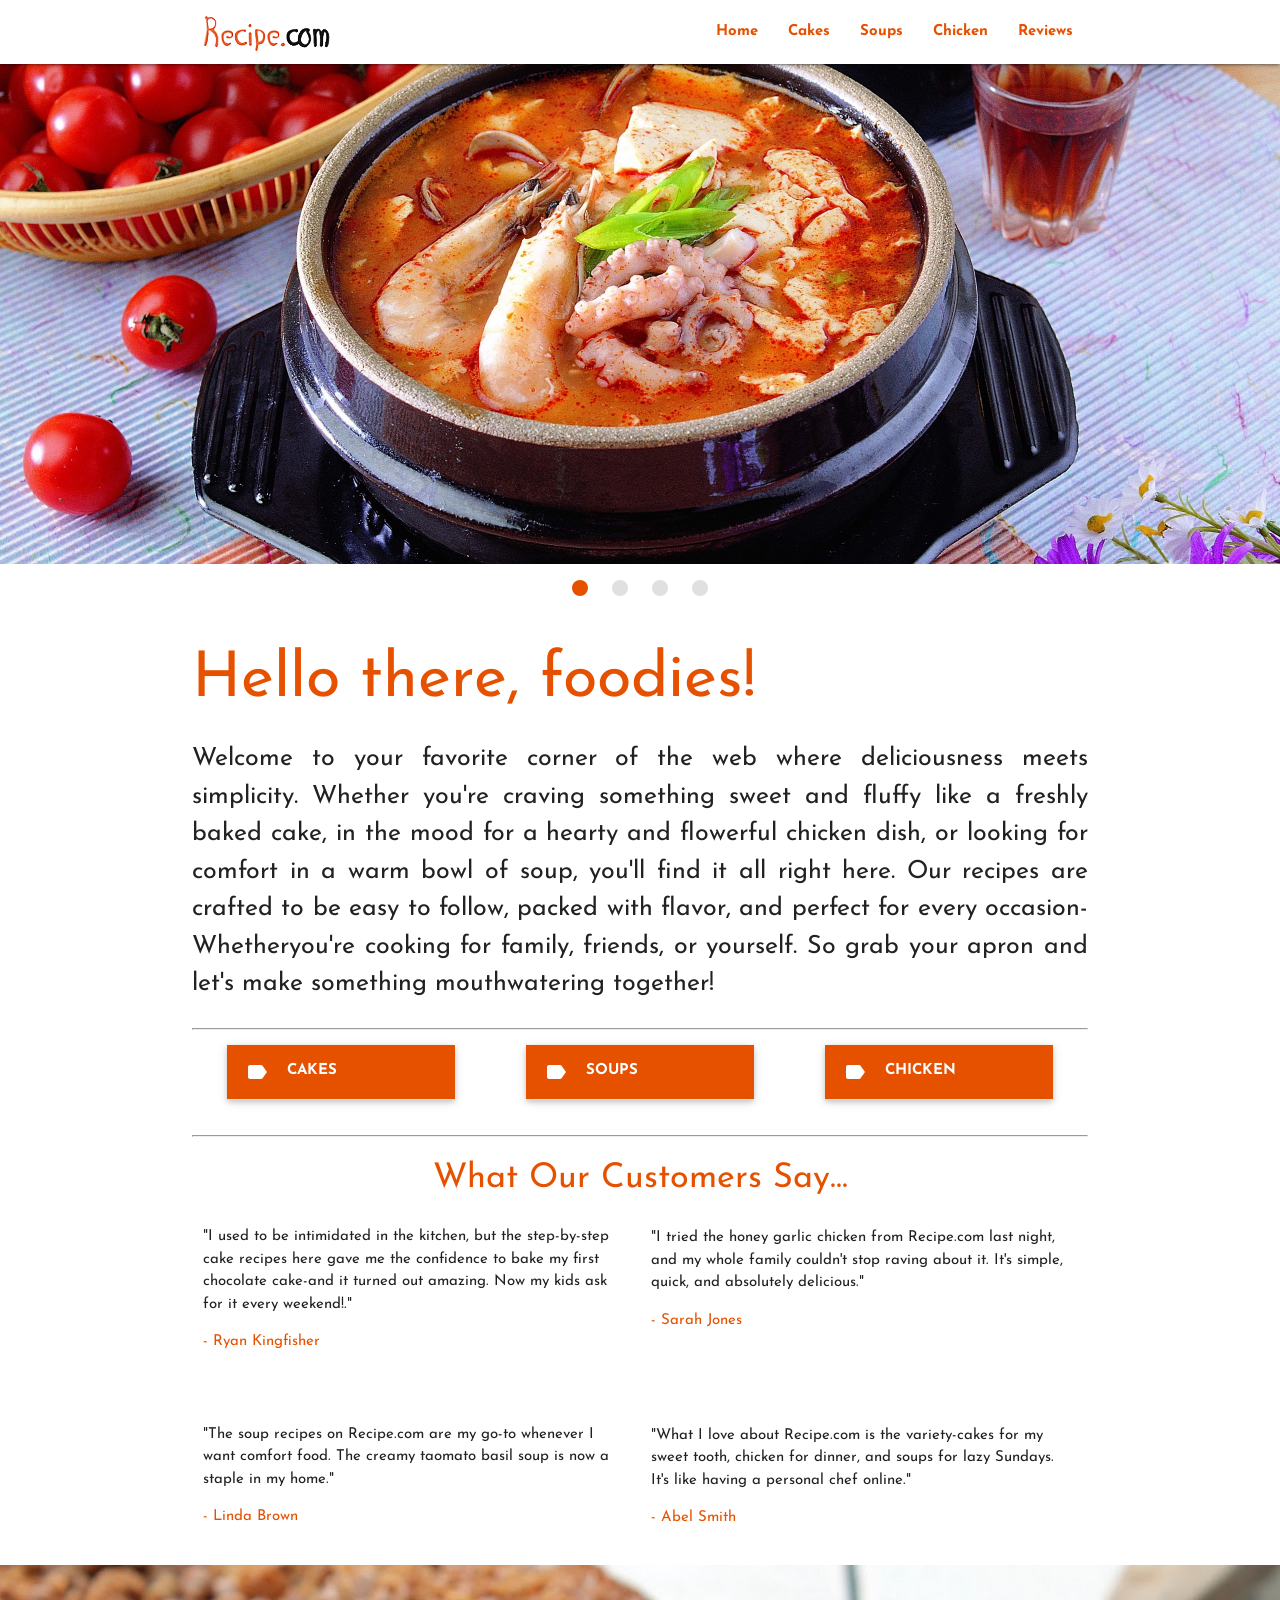
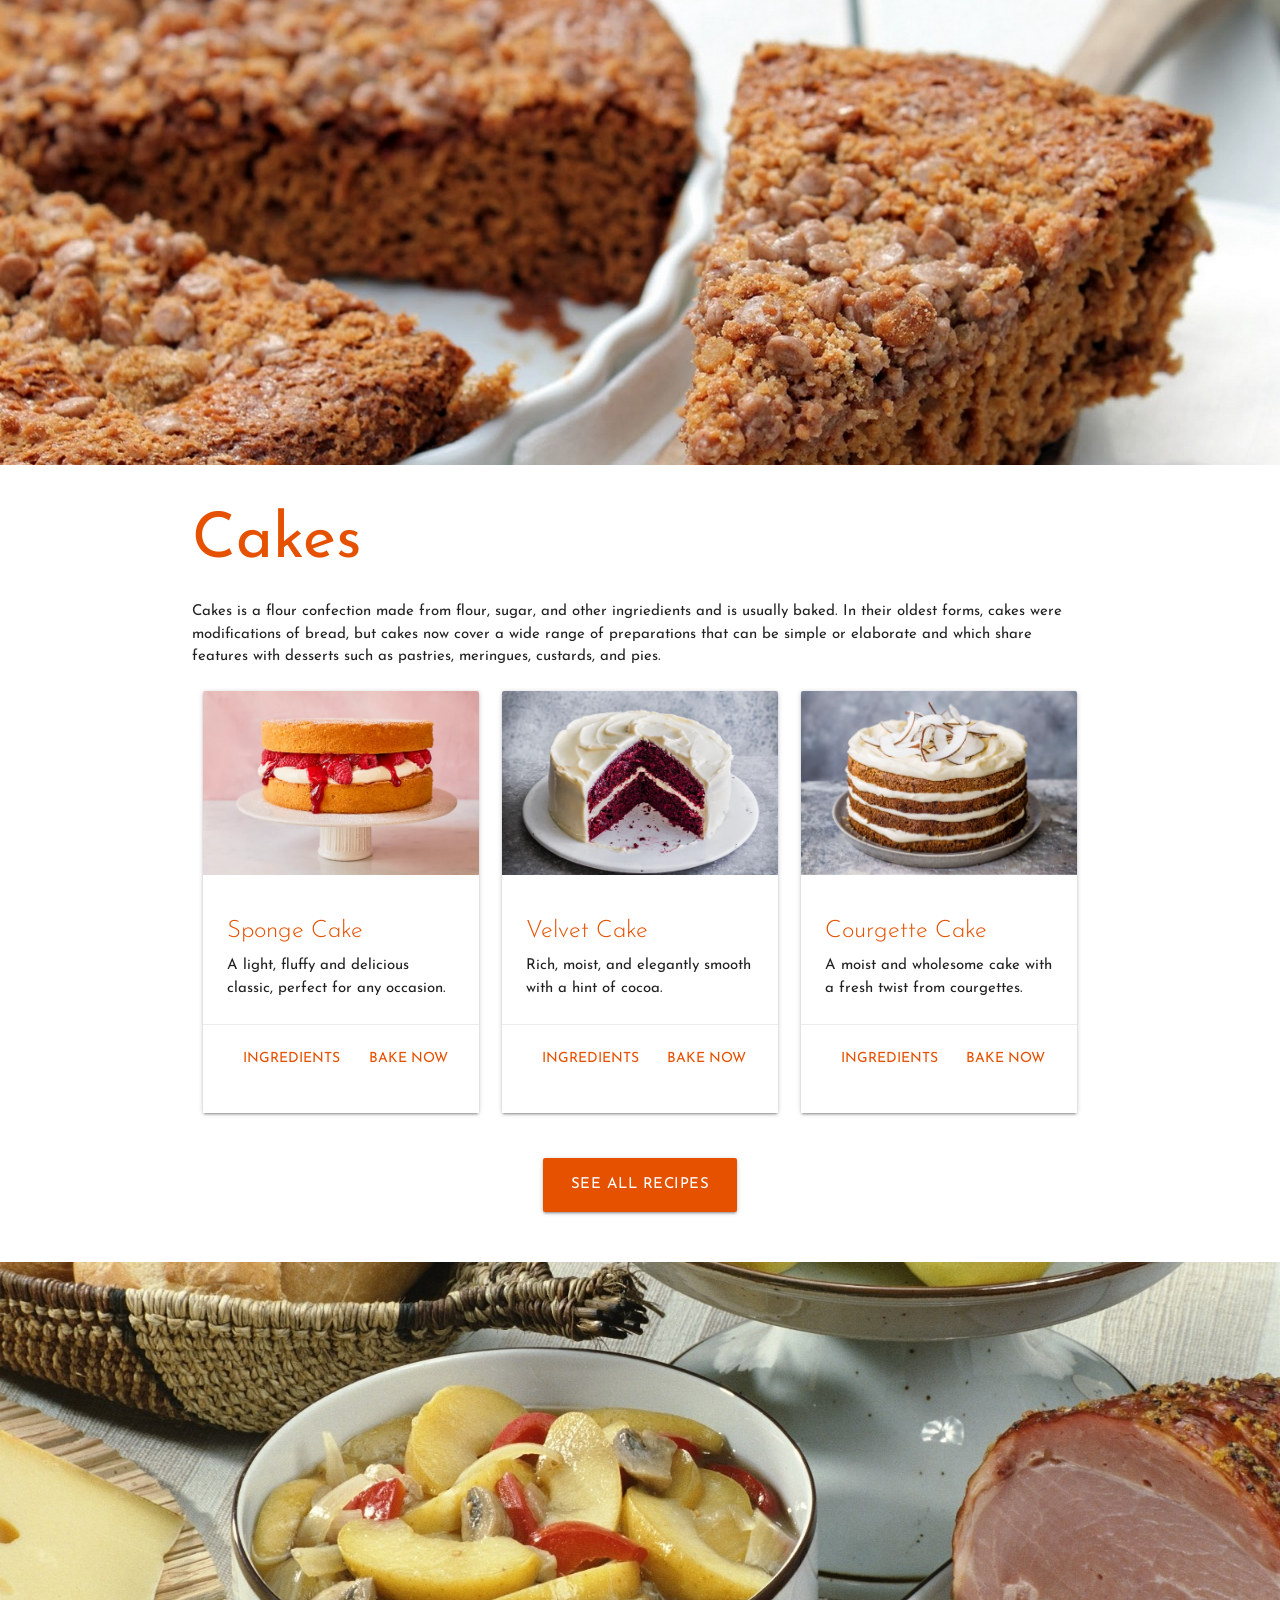
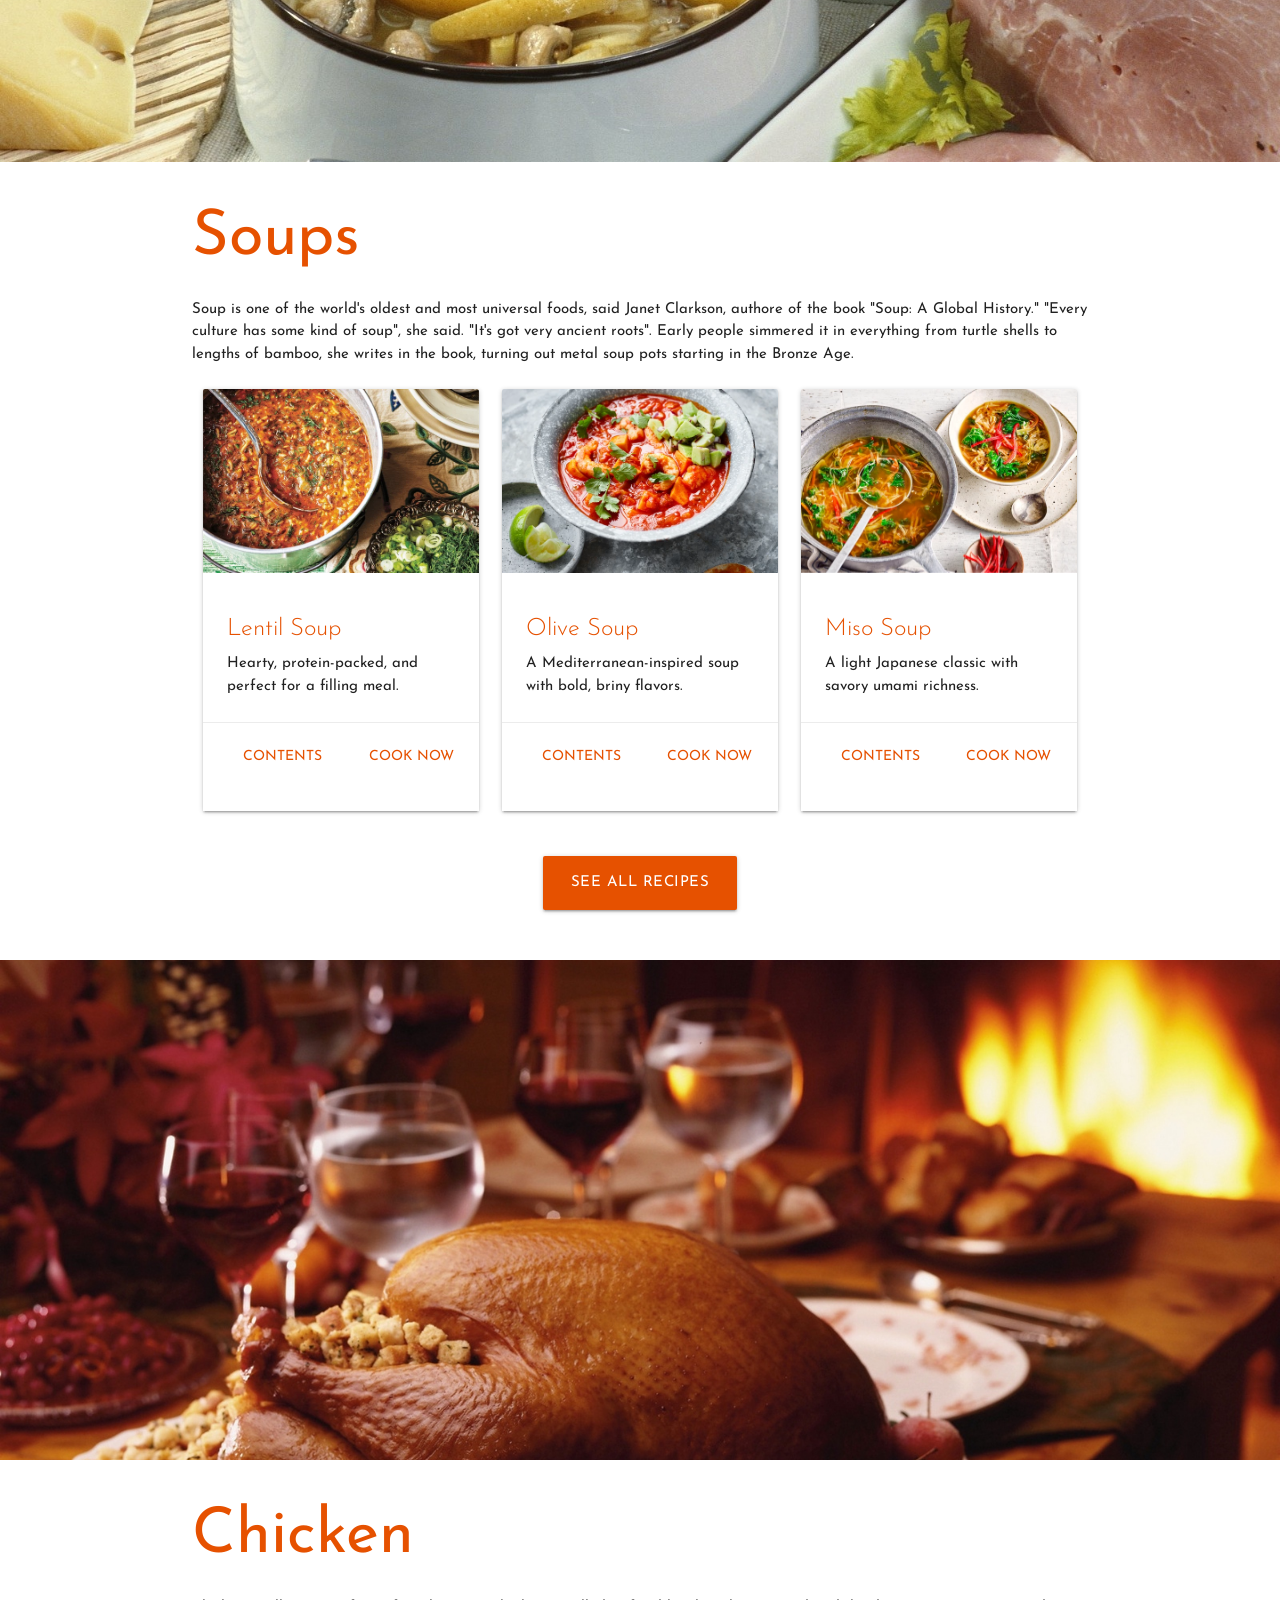
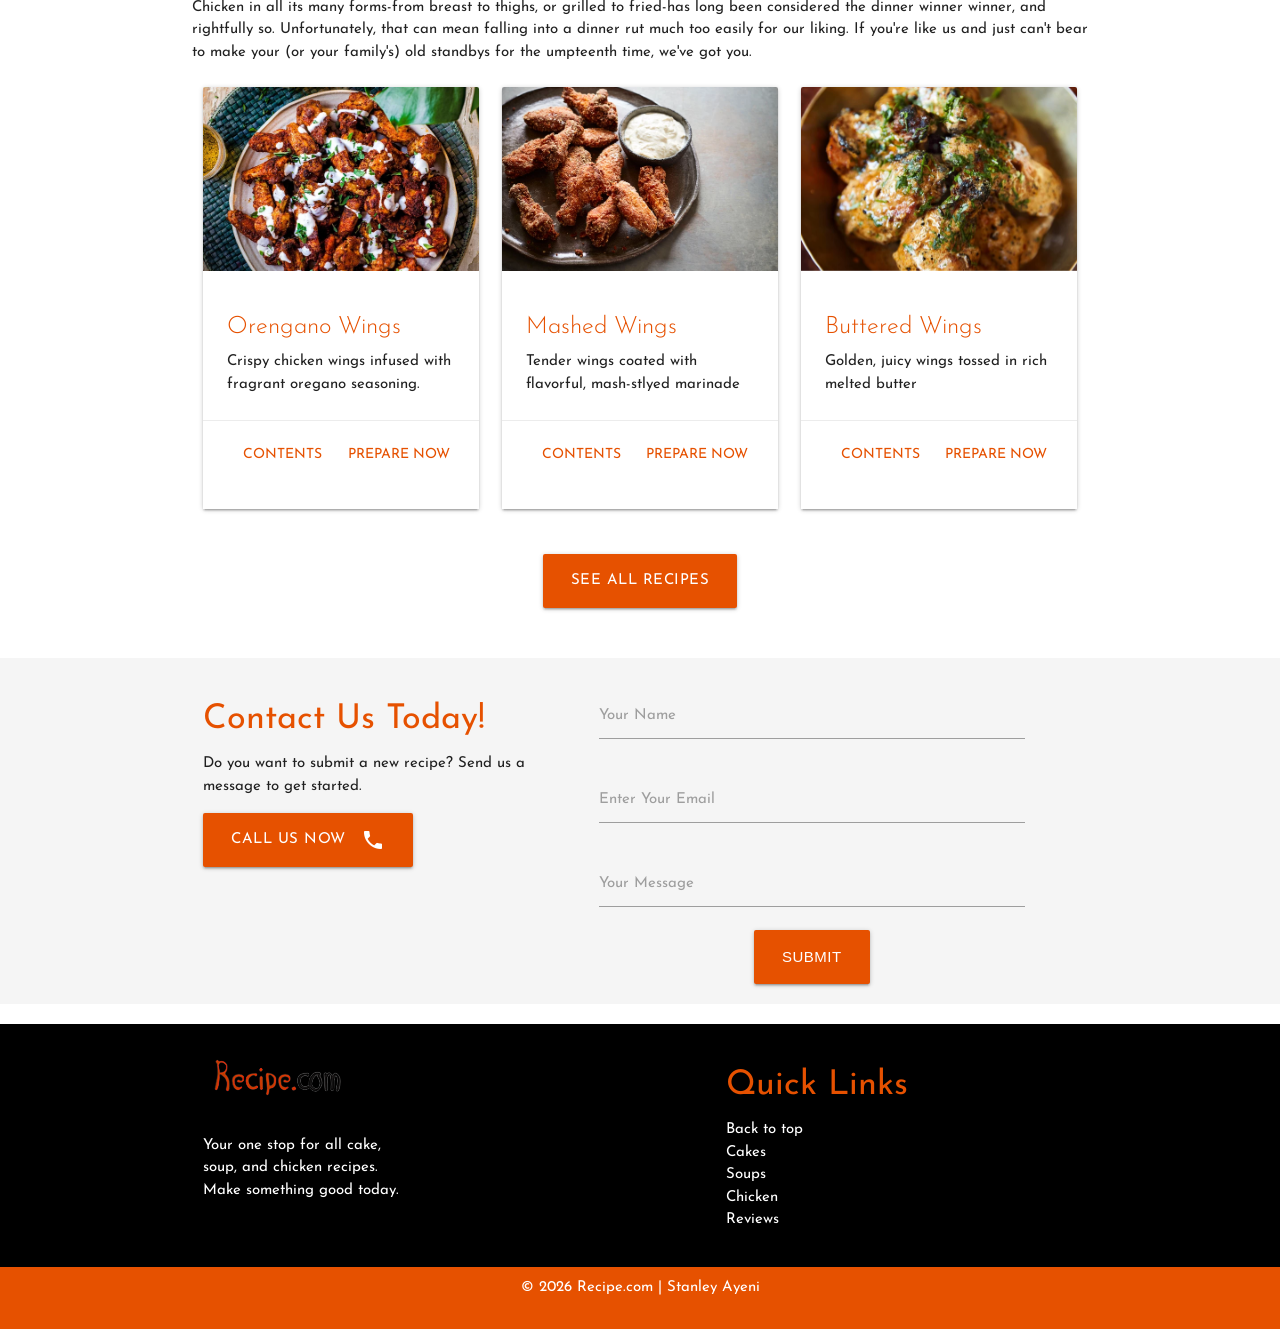
<file: index.html>
<!DOCTYPE html>
<html lang="en">
<head>
    <meta charset="UTF-8">
    <meta name="viewport" content="width=device-width, initial-scale=1.0">
    <meta name="description" content="A food recipe website. On this website you will find different recipes: chicken recipe, foods recipe, soups recipe, cakes recipe">
    <meta name="author" content="Stanley">
    <meta name="keywords" content="recipe food-recipe food-website recipe-website my-recipe myrecipe food-recipe-website">

    <!-- Custom fonts -->
    <link rel="preconnect" href="https://fonts.googleapis.com">
    <link rel="preconnect" href="https://fonts.gstatic.com" crossorigin>
    <link href="https://fonts.googleapis.com/css2?family=Josefin+Sans:ital,wght@0,100..700;1,100..700&display=swap" rel="stylesheet">

    <!--CSS Framework -->
    <link rel="stylesheet" href="css/materialize.css">
    <!-- Vanilla CSS -->
    <link rel="stylesheet" href="css/styles.css">

    <!--Materialize Icons-->
    <link href="https://fonts.googleapis.com/icon?family=Material+Icons" rel="stylesheet">

    <!-- Favicons & shortcut -->
    <link rel="shortcut icon" href="images/icons_and_logos/rcon.png" type="image/x-icon">

    <title>Food Recipes</title>
</head>
<body>
    <!-- Header -->
    <header>
        <!-- Nav bar -->
        <div class="navbar-fixed">
            <nav class="white">
                <div class="container">
                    <!-- Brand logo -->
                    <a href="#" class="brand-logo hide-on-med-and-down left">
                        <img src="images/icons_and_logos/logo-transparent.png" alt="Recipe.com Logo" class="responsive-img">
                    </a>
                    <ul class="right hide-on-med-and-down">
                        <li>
                            <a class="orange-text text-darken-4 bold" href="#home">Home</a>
                        </li>
                        <li>
                            <a class="orange-text text-darken-4 bold" href="#cakes">Cakes</a>
                        </li>
                        <li>
                            <a class="orange-text text-darken-4 bold" href="#soups">Soups</a>
                        </li>
                        <li>
                            <a class="orange-text text-darken-4 bold" href="#chicken">Chicken</a>
                        </li>
                        <li>
                            <a class="orange-text text-darken-4 bold" href="#reviews">Reviews</a>
                        </li>
                    </ul>
                    

                    <!-- Tablet brand logo -->
                    <a href="#" class="hide-on-large-only right">
                        <img src="images/icons_and_logos/logo.png" alt="Recipe.com Logo" class="responsive-img">
                    </a>
                    <!-- Mobile brand logo -->
                    <!-- Mobile sidenav -->
                    <a href="#mobile-sidenav" class="sidenav-trigger">
                        <i class="material-icons black-text">menu</i>
                    </a>
                    
                </div>
            </nav>
        </div>
        <ul class="sidenav" id="mobile-sidenav">
            <li>
                <a class="orange-text text-darken-4 bold" href="#home">Home</a>
            </li>
            <li>
                <a class="orange-text text-darken-4 bold" href="#cakes">Cakes</a>
            </li>
            <li>
                <a class="orange-text text-darken-4 bold" href="#soups">Soups</a>
            </li>
            <li>
                <a class="orange-text text-darken-4 bold" href="#chicken">Chicken</a>
            </li>
            <li>
                <a class="orange-text text-darken-4 bold" href="#reviews">Reviews</a>
            </li>
        </ul>
        

        <!-- Slider -->
        <div class="slider">
            <ul class="slides">
                <li>
                    <img src="images/shrimp_soup.jpg" alt="">
                </li>
                <li>
                    <img src="images/dessert_chocolate.jpg" alt="">
                </li>
                <li>
                    <img src="images/chicken.jpg" alt="">
                </li>
                <li>
                    <img src="images/cake_fruit.jpg" alt="">
                </li>
            </ul>
        </div>
    </header>

<!-- main -->
    <main>
        <!-- Home -->
        <section class="container scrollspy" id="home">
            <h1 class="orange-text text-darken-4 hide-on-small-and-down">Hello there, foodies!</h1>
            <h4 class="orange-text text-darken-4 hide-on-med-and-up">Hello there, foodies!</h4>
            <p class="home-paragraph">
                Welcome to your favorite corner of the web where deliciousness meets simplicity. Whether you're craving something sweet and fluffy like a freshly baked cake, in the mood for a hearty and flowerful chicken dish, or looking for comfort in a warm bowl of soup, you'll find it all right here. Our recipes are crafted to be easy to follow, packed with flavor, and perfect for every occasion-Whetheryou're cooking for family, friends, or yourself. So grab your apron and let's make something mouthwatering together!
            </p>
            <hr>
            <div class="row ">
                <ul class="col s12 m4 l4 collapsible popout over-ride-padding-to-0">
                    <li>
                        <div class="collapsible-header orange darken-4 white-text bold">
                            <i class="material-icons left">label</i>
                            CAKES
                        </div>
                        <div class="collapsible-body">
                            <img src="images/sponge_cake.webp" alt="Sweet Cake" class="responsive-img">
                            <p>Indulge in sweet and irrestible cake recipes perfect for every celebration.</p>

                            <a href="#cakes" class="btn orange darken-4 white-text bold">ALL CAKES RECIPES</a>
                        </div>
                    </li>
                </ul>
                <ul class="col s12 m4 l4 collapsible popout over-ride-padding-to-0">
                    <li>
                        <div class="collapsible-header orange darken-4 white-text bold">
                            <i class="material-icons left">label</i>
                            SOUPS
                        </div>
                        <div class="collapsible-body">
                            <img src="images/mexican_soup.webp" alt="Delicious Soup" class="responsive-img">

                            <p>Cozy up with our comforting soup recipes that warms the heart and soul.</p>

                            <a href="#soups" class="btn orange darken-4 white-text bold">ALL SOUPS RECIPES</a>
                        </div>
                    </li>
                </ul>
                <ul class="col s12 m4 l4 collapsible popout over-ride-padding-to-0">
                    <li>
                        <div class="collapsible-header orange darken-4 white-text bold">
                            <i class="material-icons left">label</i>
                            CHICKEN
                        </div>
                        <div class="collapsible-body">
                            <img src="images/chicken_8.webp" alt="Nice!" class="responsive-img">

                            <p>From crispy to juicy, our chicken recipe bring bold flovors straight to your table.</p>

                            <a href="chicken" class="btn-flat orange darken-4 white-text bold">ALL CHICKEN RECIPES</a>
                        </div>
                    </li>
                </ul>
                <section  id="reviews" class="scrollspy"></section> <!--Reviews id is placed here, so the review section can display properly when navigated to.-->
            </div>
            <hr>
        </section>

        <!-- Customers Reviews -->
        <section class="container">
            <h4 class="orange-text text-darken-4 center hide-on-small-and-down">What Our Customers Say...</h4>
            <h5 class="orange-text text-darken-4 center hide-on-med-and-up">What Our Customers Say...</h5>
            <div class="row">
                <div class="col s12 m6 l6">
                    <p>
                        "I used to be intimidated in the kitchen, but the step-by-step cake recipes here gave me the confidence to bake my first chocolate cake-and it turned out amazing. Now my kids ask for it every weekend!."
                    </p>
                    <p class="orange-text text-darken-4">- Ryan Kingfisher</p>
                </div>
                <div class="col"></div>
                <div class="col s12 m6 l6">
                    <p>
                        "I tried the honey garlic chicken from Recipe.com last night, and my whole family couldn't stop raving about it. It's simple, quick, and absolutely delicious."
                    </p>
                    <p class="orange-text text-darken-4">- Sarah Jones</p>
                </div>
            </div>
            <div class="row hide-on-small-and-down"></div>
            <div class="row">
                <div class="col s12 m6 l6">
                    <p>
                        "The soup recipes on Recipe.com are my go-to whenever I want comfort food. The creamy taomato basil soup is now a staple in my home."
                    </p>
                    <p class="orange-text text-darken-4">- Linda Brown</p>
                </div>
                <div class="col"></div>
                <div class="col s12 m6 l6">
                    <p>
                        "What I love about Recipe.com is the variety-cakes for my sweet tooth, chicken for dinner, and soups for lazy Sundays. It's like having a personal chef online."
                    </p>
                    <p class="orange-text text-darken-4">- Abel Smith</p>
                </div>
            </div>

        </section>

        <!-- Parallax containing picture of a cake -->
        <div class="parallax-container hide-on-small-and-down">
            <div class="parallax">
                <img src="images/cake.jpg" alt="A Cake." class="responsive-img">
            </div>
        </div>
        <!-- Image to replace parallax on small screens -->
        <div class="hide-on-med-and-up">
            <img src="images/cake.jpg" alt="A Cake." class="responsive-img">
        </div>
        <!-- Cakes -->
        <section class="container scrollspy" id="cakes">
            <h1 class="orange-text text-darken-4 hide-on-small-and-down">Cakes</h1>
            <h4 class="orange-text text-darken-4 hide-on-med-and-up">Cakes</h4>
            <p>Cakes is a flour confection made from flour, sugar, and other ingriedients and is usually baked. In their oldest forms, cakes were modifications of bread, but cakes now cover a wide range of preparations that can be simple or elaborate and which share features with desserts such as pastries, meringues, custards, and pies.</p>

            <div class="row">
                <div class="col s12 m6 l4">
                    <div class="card hoverable">
                        <div class="card-image">
                            <img src="images/sponge_cake.webp" alt="" class="responsive-img materialboxed">
                        </div>
                        <div class="card-content">
                            <h5 class="card-title orange-text text-darken-4">Sponge Cake</h5>
                            <p>A light, fluffy and delicious classic, perfect for any occasion.</p>
                        </div>
                        <div class="card-action">
                            <div class="row">
                                <div class="col s6">
                                    <a href="#cake-ingredients-1" class="btn-flat white orange-text orange-text text-darken-4 modal-trigger">Ingredients</a>
                                </div>
                                <div class="col s6">
                                    <a href="https://youtube.com/results?search_query=sponge+cake+recipe" target="_blank" class="btn-flat white orange-text text-darken-4"><span class="nowrap">Bake Now</span></a>
                                </div>
                            </div>
                        </div>
                        <!-- Correspondind ingredient modal -->
                        <div class="modal" id="cake-ingredients-1">
                            <div class="modal-content">
                                <h4 class="orange-text text-darken-4">Ingredients</h4>
                                <ul>
                                    <li>Flour</li>
                                    <li>Eggs</li>
                                    <li>Sugar</li>
                                    <li>Baking Powder</li>
                                    <li>Butter</li>
                                </ul>
                            </div>
                        </div>
                    </div>
                </div>
                <div class="col s12 m6 l4">
                    <div class="card hoverable">
                        <div class="card-image">
                            <img src="images/velvet_cake.webp" alt="" class="responsive-img materialboxed">
                        </div>
                        <div class="card-content">
                            <h5 class="card-title orange-text text-darken-4">Velvet Cake</h5>
                            <p>Rich, moist, and elegantly smooth with a hint of cocoa.</p>
                        </div>
                        <div class="card-action">
                            <div class="row">
                                <div class="col s6">
                                    <a href="#cake-ingredients-2" class="btn-flat white orange-text orange-text text-darken-4 modal-trigger">Ingredients</a>
                                </div>
                                <div class="col s6">
                                    <a href="https://youtube.com/results?search_query=velvet+cake+recipe" target="_blank" class="btn-flat white orange-text text-darken-4"><span class="nowrap">Bake Now</span></a>
                                </div>
                            </div>
                        </div>
                        <!-- Correspondind ingredient modal -->
                        <div class="modal" id="cake-ingredients-2">
                            <div class="modal-content">
                                <h4 class="orange-text text-darken-4">Ingredients</h4>
                                <ul>
                                    <li>Flour</li>
                                    <li>Red Food Coloring</li>
                                    <li>Sugar</li>
                                    <li>Cocoa Powder</li>
                                    <li>Vegetable Oil</li>
                                </ul>
                            </div>
                        </div>
                    </div>
                </div>
                <div class="col s12 m6 l4">
                    <div class="card hoverable">
                        <div class="card-image">
                            <img src="images/courgette_cake.webp" alt="" class="responsive-img materialboxed">
                        </div>
                        <div class="card-content">
                            <h5 class="card-title orange-text text-darken-4">Courgette Cake</h5>
                            <p>A moist and wholesome cake with a fresh twist from courgettes.</p>
                        </div>
                        <div class="card-action">
                            <div class="row">
                                <div class="col s6">
                                    <a href="#cake-ingredients-3" class="btn-flat white orange-text orange-text text-darken-4 modal-trigger">Ingredients</a>
                                </div>
                                <div class="col s6">
                                    <a href="https://youtube.com/results?search_query=courgette+cake+recipe" target="_blank" class="btn-flat white orange-text text-darken-4"><span class="nowrap">Bake Now</span></a>
                                </div>
                            </div>
                        </div>
                        <!-- Correspondind ingredient modal -->
                        <div class="modal" id="cake-ingredients-3">
                            <div class="modal-content">
                                <h4 class="orange-text text-darken-4">Ingredients</h4>
                                <ul>
                                    <li>Flour</li>
                                    <li>Courgette (zucchini)</li>
                                    <li>Sugar</li>
                                    <li>Eggs</li>
                                    <li>Vegetable Oil</li>
                                </ul>
                            </div>
                        </div>
                    </div>
                </div> 

                <div class="col s12 center-align see-all-recipes-margin-top">
                    <a href="all-recipes-cakes.html" class="btn-large orange darken-4 white-text center">SEE ALL RECIPES</a>
                </div>
            </div>
        </section>

        <!-- Parallax containing picture of a soup -->
        <div class="parallax-container hide-on-small-and-down">
            <div class="parallax">
                <img src="images/soup.jpg" alt="A Soup" class="responsive-img">
            </div>
        </div>
        <!-- Image to replace parallax on small screens -->
        <div class="hide-on-med-and-up">
            <img src="images/soup.jpg" alt="A Soup" class="responsive-img">
        </div>
        <!-- Soups -->
        <section class="container scrollspy" id="soups">
            <h1 class="orange-text text-darken-4 hide-on-small-and-down">Soups</h1>
            <h4 class="orange-text text-darken-4 hide-on-med-and-up">Soups</h4>
            <p>Soup is one of the world's oldest and most universal foods, said Janet Clarkson, authore of the book "Soup: A Global History." "Every culture has some kind of soup", she said. "It's got very ancient roots". Early people simmered it in everything from turtle shells to lengths of bamboo, she writes in the book, turning out metal soup pots starting in the Bronze Age.</p>

            <div class="row">
                <div class="col s12 m6 l4">
                    <div class="card hoverable">
                        <div class="card-image">
                            <img src="images/lentil_soup.webp" alt="" class="responsive-img materialboxed">
                        </div>
                        <div class="card-content">
                            <h5 class="card-title orange-text text-darken-4">Lentil Soup</h5>
                            <p>Hearty, protein-packed, and perfect for a filling meal.</p>
                        </div>
                        <div class="card-action">
                            <div class="row">
                                <div class="col s6">
                                    <a href="#soup-ingredients-1" class="btn-flat white orange-text orange-text text-darken-4 modal-trigger">Contents</a>
                                </div>
                                <div class="col s6">
                                    <a target="_blank" href="https://youtube.com/results?search_query=lentil+soup+recipe" class="btn-flat white orange-text text-darken-4"><span class="nowrap">Cook Now</span></a>
                                </div>
                            </div>
                        </div>

                        <!-- Correspondind ingredient modal -->
                        <div class="modal" id="soup-ingredients-1">
                            <div class="modal-content">
                                <h4 class="orange-text text-darken-4">Ingredients</h4>
                                <ul>
                                    <li>Red Lentils</li>
                                    <li>Carrots</li>
                                    <li>Garlic</li>
                                    <li>Tomatoes</li>
                                    <li>Onions</li>
                                </ul>
                            </div>
                        </div>
                    </div>
                </div>
                <div class="col s12 m6 l4">
                    <div class="card hoverable">
                        <div class="card-image">
                            <img src="images/olive_soup.webp" alt="" class="responsive-img materialboxed">
                        </div>
                        <div class="card-content">
                            <h5 class="card-title orange-text text-darken-4">Olive Soup</h5>
                            <p>A Mediterranean-inspired soup with bold, briny flavors.</p>
                        </div>
                        <div class="card-action">
                            <div class="row">
                                <div class="col s6">
                                    <a href="#soup-ingredients-2" class="btn-flat white orange-text orange-text text-darken-4 modal-trigger">Contents</a>
                                </div>
                                <div class="col s6">
                                    <a target="_blank" href="https://youtube.com/results?search_query=olive+soup+recipe" class="btn-flat white orange-text text-darken-4"><span class="nowrap">Cook Now</span></a>
                                </div>
                            </div>
                        </div>

                        <!-- Correspondind ingredient modal -->
                        <div class="modal" id="soup-ingredients-2">
                            <div class="modal-content">
                                <h4 class="orange-text text-darken-4">Ingredients</h4>
                                <ul>
                                    <li>Green Olives</li>
                                    <li>Garlic</li>
                                    <li>Tomatoes</li>
                                    <li>Olive oil</li>
                                    <li>Butter</li>
                                </ul>
                            </div>
                        </div>
                    </div>
                </div>
                <div class="col s12 m6 l4">
                    <div class="card hoverable">
                        <div class="card-image">
                            <img src="images/miso_soup.webp" class="responsive-img materialboxed materialboxed materialboxed">
                        </div>
                        <div class="card-content">
                            <h5 class="card-title orange-text text-darken-4">Miso Soup</h5>
                            <p>A light Japanese classic with savory umami richness.</p>
                        </div>
                        <div class="card-action">
                            <div class="row">
                                <div class="col s6">
                                    <a href="#soup-ingredients-3" class="btn-flat white orange-text orange-text text-darken-4 modal-trigger">Contents</a>
                                </div>
                                <div class="col s6">
                                    <a target="_blank" href="https://youtube.com/results?search_query=miso+soup+recipe" class="btn-flat white orange-text text-darken-4"><span class="nowrap">Cook Now</span></a>
                                </div>
                            </div>
                        </div>

                        <!-- Correspondind ingredient modal -->
                        <div class="modal" id="soup-ingredients-3">
                            <div class="modal-content">
                                <h4 class="orange-text text-darken-4">Ingredients</h4>
                                <ul>
                                    <li>Miso Paste</li>
                                    <li>Dashi stock</li>
                                    <li>Tofu</li>
                                    <li>Seaweed (wakame)</li>
                                    <li>Spring Onion</li>
                                </ul>
                            </div>
                        </div>
                    </div>
                </div>

                <div class="col s12 center-align see-all-recipes-margin-top">
                    <a href="all-recipes-soups.html" class="btn-large orange darken-4 white-text center">SEE ALL RECIPES</a>
                </div>
            </div>
        </section>

        <!-- Parallax containing picture of a Chicken -->
        <div class="parallax-container hide-on-small-and-down">
            <div class="parallax">
                <img src="images/chicken.jpg" alt="A Chicken" class="responsive-img">
            </div>
        </div>
        <!-- Image to replace parallax on small screens -->
        <div class="hide-on-med-and-up">
            <img src="images/chicken.jpg" alt="A Chicken" class="responsive-img">
        </div>
        <!-- Chicken -->
        <section class="container scrollspy" id="chicken">
            <h1 class="orange-text text-darken-4 hide-on-small-and-down">Chicken</h1>
            <h4 class="orange-text text-darken-4 hide-on-med-and-up">Chicken</h4>
            <p>Chicken in all its many forms-from breast to thighs, or grilled to fried-has long been considered the dinner winner winner, and rightfully so. Unfortunately, that can mean falling into a dinner rut much too easily for our liking. If you're like us and just can't bear to make your (or your family's) old standbys for the umpteenth time, we've got you.</p>

            <div class="row">
                <div class="col s12 m6 l4">
                    <div class="card hoverable">
                        <div class="card-image">
                            <img src="images/chicken_5.webp" alt="" class="responsive-img materialboxed">
                        </div>
                        <div class="card-content">
                            <h5 class="card-title orange-text text-darken-4">Orengano Wings</h5>
                            <p>Crispy chicken wings infused with fragrant oregano seasoning.</p>
                        </div>
                        <div class="card-action">
                            <div class="row">
                                <div class="col s5">
                                    <a href="#chicken-ingredients-1" class="btn-flat white orange-text orange-text text-darken-4 modal-trigger">Contents</a>
                                </div>
                                <div class="col s7">
                                    <a href="https://youtube.com/results?search_query=oregano+wings+chicken+recipe" target="_blank" class="btn-flat white orange-text text-darken-4"><span class="nowrap">Prepare Now</span></a>
                                </div>
                            </div>
                        </div>

                        <!-- Correspondind ingredient modal -->
                        <div class="modal" id="chicken-ingredients-1">
                            <div class="modal-content">
                                <h4 class="orange-text text-darken-4">Ingredients</h4>
                                <ul>
                                    <li>Chicken Wings</li>
                                    <li>Oregano</li>
                                    <li>Olive Oil</li>
                                    <li>Galic</li>
                                    <li>Lemon Juice</li>
                                </ul>
                            </div>
                        </div>
                    </div>
                </div>
                <div class="col s12 m6 l4">
                    <div class="card hoverable">
                        <div class="card-image">
                            <img src="images/chicken_11.webp" alt="" class="responsive-img materialboxed">
                        </div>
                        <div class="card-content">
                            <h5 class="card-title orange-text text-darken-4">Mashed Wings</h5>
                            <p>Tender wings coated with flavorful, mash-stlyed marinade</p>
                        </div>
                        <div class="card-action">
                            <div class="row">
                                <div class="col s5">
                                    <a href="#chicken-ingredients-2" class="btn-flat white orange-text orange-text text-darken-4 modal-trigger">Contents</a>
                                </div>
                                <div class="col s7">
                                    <a href="https://youtube.com/results?search_query=mashed+wings+chicken+recipe" target="_blank" class="btn-flat white orange-text text-darken-4"><span class="nowrap">Prepare Now</span></a>
                                </div>
                            </div>
                        </div>

                        <!-- Correspondind ingredient modal -->
                        <div class="modal" id="chicken-ingredients-2">
                            <div class="modal-content">
                                <h4 class="orange-text text-darken-4">Ingredients</h4>
                                <ul>
                                    <li>Chicken Wings</li>
                                    <li>Galic</li>
                                    <li>Ginger</li>
                                    <li>Say Sauce</li>
                                    <li>Butter</li>
                                </ul>
                            </div>
                        </div>
                    </div>
                </div>
                <div class="col s12 m6 l4">
                    <div class="card hoverable">
                        <div class="card-image">
                            <img src="images/chicken_1.webp" alt="" class="responsive-img materialboxed">
                        </div>
                        <div class="card-content">
                            <h5 class="card-title orange-text text-darken-4">Buttered Wings</h5>
                            <p>Golden, juicy wings tossed in rich melted butter</p>
                        </div>
                        <div class="card-action">
                            <div class="row">
                                <div class="col s5">
                                    <a href="#chicken-ingredients-1" class="btn-flat white orange-text orange-text text-darken-4 modal-trigger">Contents</a>
                                </div>
                                <div class="col s7">
                                    <a href="https://youtube.com/results?search_query=buttered+wings+chicken+recipe" target="_blank" class="btn-flat white orange-text text-darken-4"><span class="nowrap">Prepare Now</span></a>
                                </div>
                            </div>
                        </div>

                        <!-- Correspondind ingredient modal -->
                        <div class="modal" id="chicken-ingredients-3">
                            <div class="modal-content">
                                <h4 class="orange-text text-darken-4">Ingredients</h4>
                                <ul>
                                    <li>Chicken Wings</li>
                                    <li>Butter</li>
                                    <li>Galic</li>
                                    <li>Black Pepper</li>
                                    <li>Salt</li>
                                </ul>
                            </div>
                        </div>
                    </div>
                </div>

                <div class="col s12 center-align see-all-recipes-margin-top">
                    <a href="all-recipes-chicken.html" class="btn-large orange darken-4 white-text center">SEE ALL RECIPES</a>
                </div>
            </div>
        </section>

        <!-- Contact form -->
        <section class="grey lighten-4">
            <div class="container">
                <div class="row"></div> <!--Just to create space at the top of the first input element-->
                <div class="row">
                    <div class="col s12 l5">
                        <h4 class="orange-text text-darken-4">Contact Us Today!</h4>
                        <p>Do you want to submit a new recipe? Send us a message to get started.</p>

                        <a href="tel:+2349013915207" class="btn-large orange darken-4 white-text waves-effect waves-light">CALL US NOW <i class="material-icons right">phone</i></a>
                    </div>
                    <div class="col"></div>
                    <div class="col s12 l6">
                        <!-- Form -->
                        <form action="">
                            <div class="row center-align">
                                <div class="input-field col s12">
                                    <input id="name" type="text" class="validate">
                                    <label for="name">Your Name</label>
                                </div>
                                <div class="input-field col s12">
                                    <input id="email" type="email" class="validate">
                                    <label for="email">Enter Your Email</label>
                                </div>
                                <div class="input-field col s12">
                                    <input id="message" type="text" class="validate">
                                    <label for="message">Your Message</label>
                                </div>
    
                                <button class="btn-large orange darken-4 white-text waves-effect waves-orange">SUBMIT</button>
                            </div>
                        </form>
                    </div>
                </div>
            </div>
        </section>
    </main>

    <!-- Footer -->
    <footer class="page-footer black">
        <div class="container">
            <div class="row">
                <div class="col s12 m5 l3">
                    <!-- logo -->
                    <a href="#">
                        <img src="images/icons_and_logos/logo-transparent.png" alt="recipe.com" class="responsive-img">
                    </a>

                    <p>Your one stop for all cake, soup, and chicken recipes. Make something good today.</p>
                </div>
                <div class="col s12 m2 l4">
                    <!-- Blank space: I used it to create an empty space in between -->
                </div>
                <div class="col s12 m5 l4">
                    <h4 class="orange-text text-darken-4">Quick Links</h4>
                    <ul>
                        <li><a href="#" class="white-text">Back to top</a></li>
                        <li><a href="#cakes" class="white-text">Cakes</a></li>
                        <li><a href="#soups" class="white-text">Soups</a></li>
                        <li><a href="#chicken" class="white-text">Chicken</a></li>
                        <li><a href="#reviews" class="white-text">Reviews</a></li>
                    </ul>
                </div>
            </div>
        </div>
        <div class="footer-copyright orange darken-4">
            <div class="row">
                <div class="col s12">
                    <div class="white-text">&copy; 2026 Recipe.com | <a href="https://github.com/Dyxcy-01" class="white-text">Stanley Ayeni</a></div>
                </div>
                <!-- <div class="col l6">
                    <div class="container white-text">&copy; 2026 Recipe.com | CORE-TECH</div>
                </div>
                <div class="col l3"></div> -->
            </div>
        </div>
    </footer>
</body>

<!--css Framework support script file -->
<script src="js/jquery.js"></script>
<script src="js/materialize.js"></script>

<!-- Main script -->
<script>
    $(document).ready(()=>{
        $('.slider').slider(
            {
                height: 500,
                // interval
            }
        );

        $('.collapsible').collapsible();

        $('.parallax').parallax();

        $('.sidenav').sidenav();

        $('.materialboxed').materialbox();

        $('.modal').modal();

        $('.scrollspy').scrollSpy();
    });
</script>
</html>
</file>
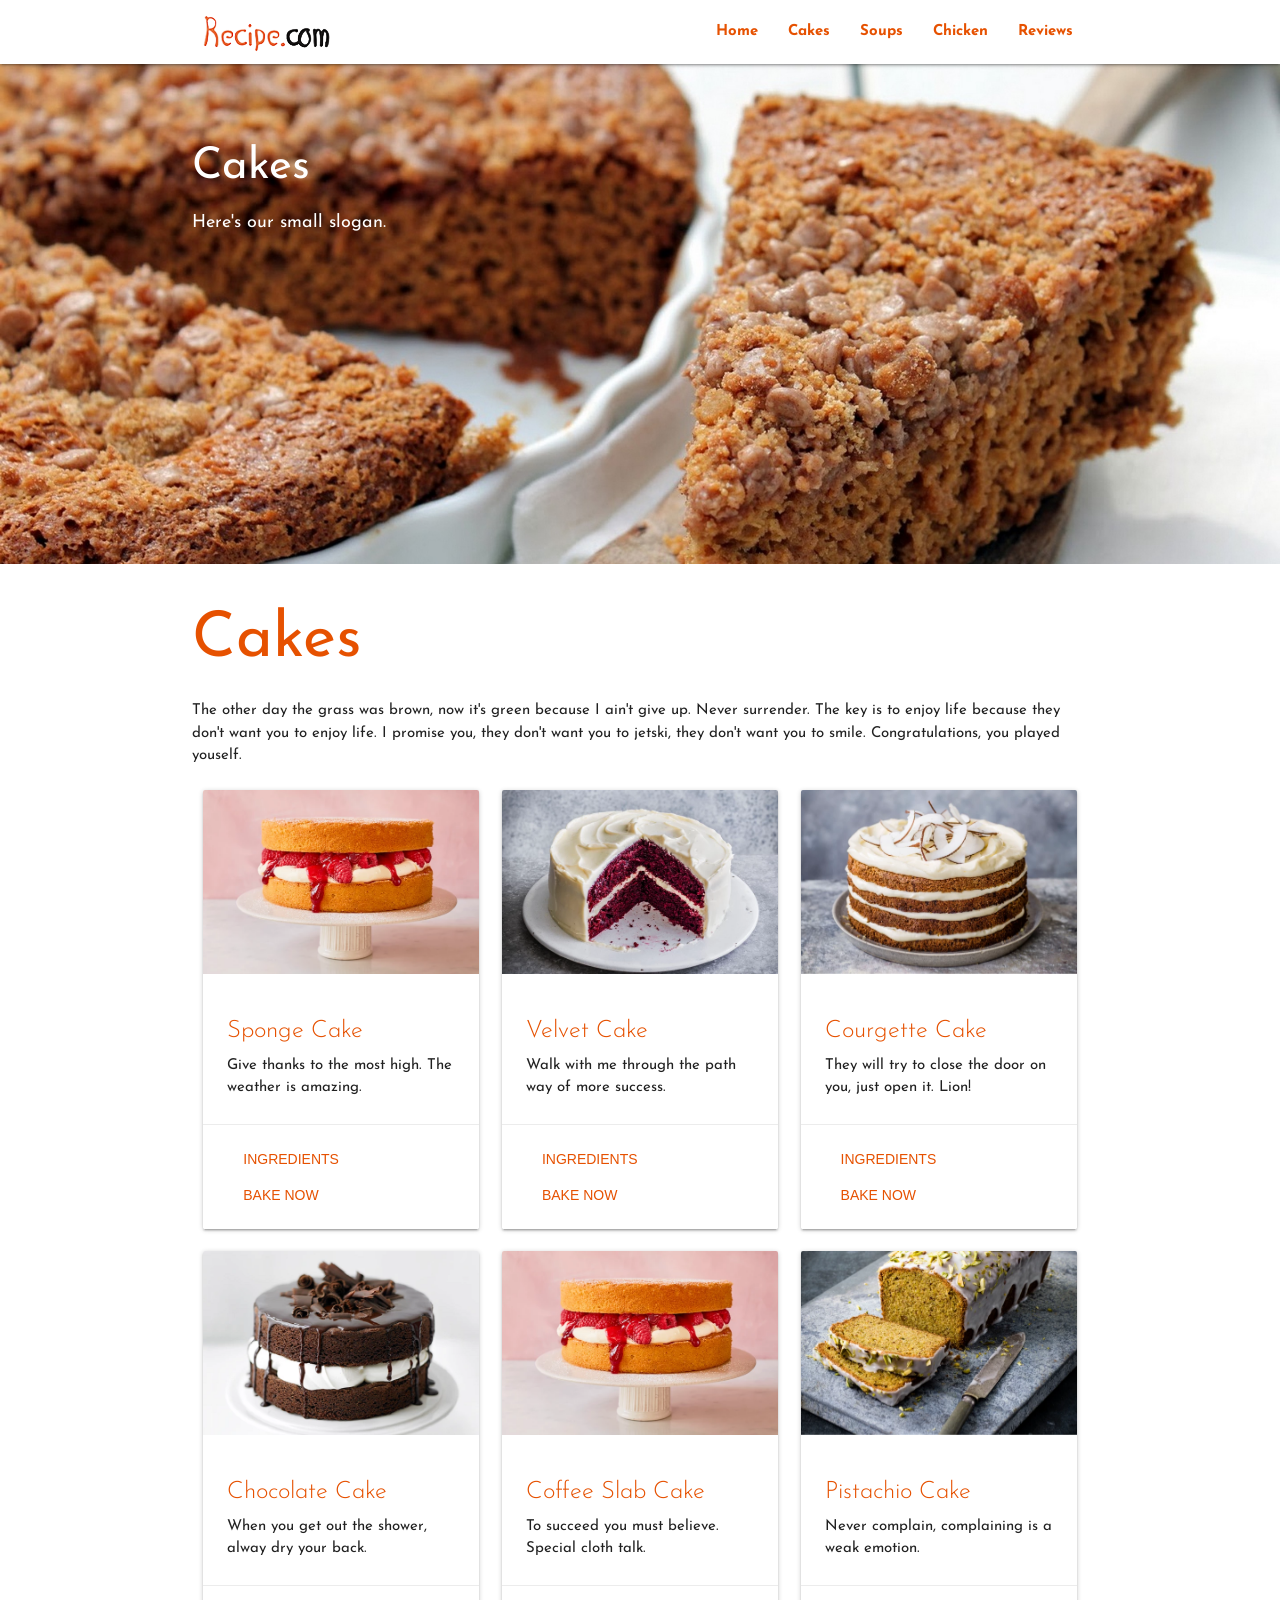
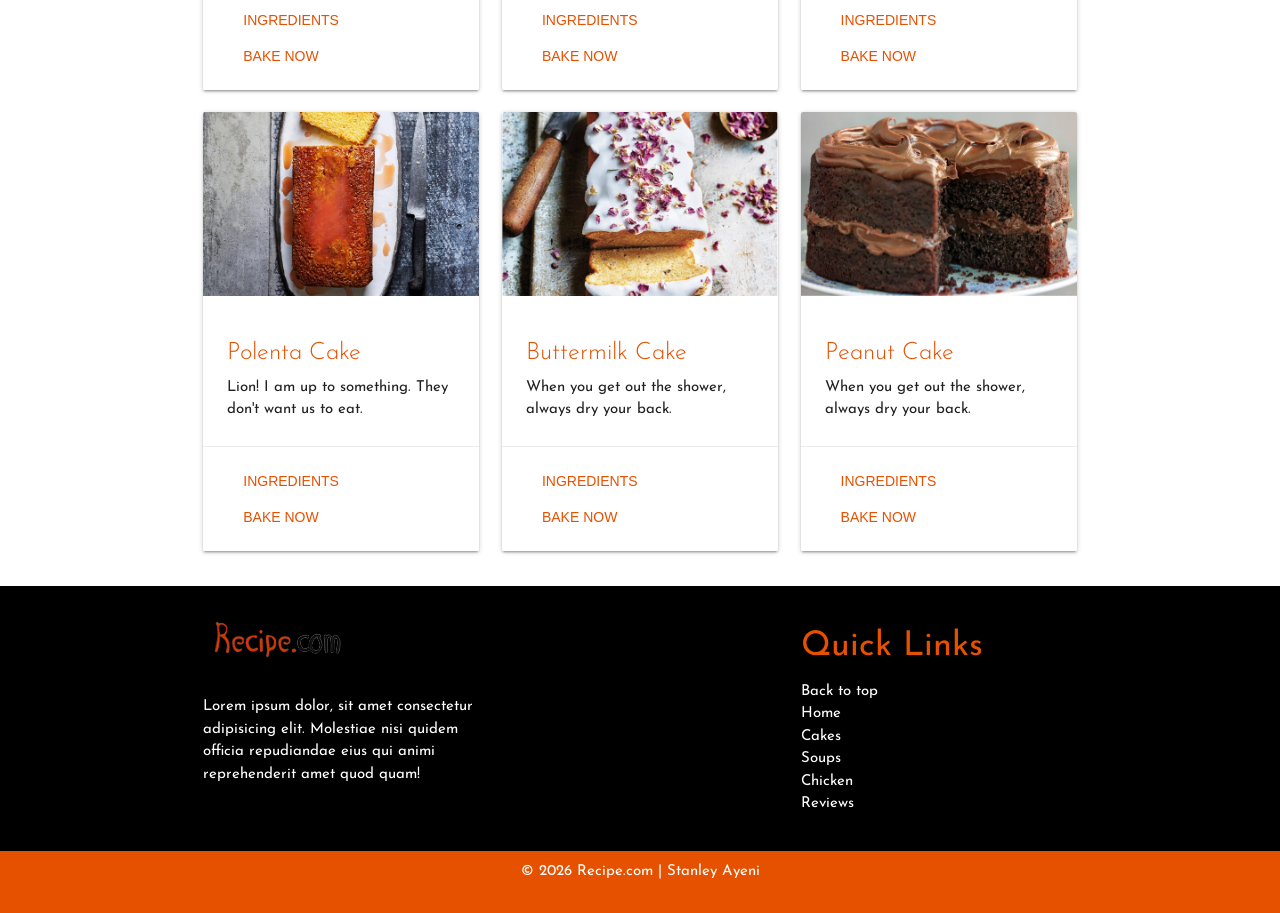
<file: all-recipes-cakes.html>
<!DOCTYPE html>
<html lang="en">
<head>
    <meta charset="UTF-8">
    <meta name="viewport" content="width=device-width, initial-scale=1.0">
    <meta name="description" content="A food recipe website. On this website you will find different recipes: chicken recipe, foods recipe, soups recipe, cakes recipe">
    <meta name="author" content="Stanley">
    <meta name="keywords" content="recipe food-recipe food-website all-recipes all-food-recipes stanley-all-food-recipes recipe-website my-recipe myrecipe food-recipe-website">

    <!-- Custom fonts -->
    <link rel="preconnect" href="https://fonts.googleapis.com">
    <link rel="preconnect" href="https://fonts.gstatic.com" crossorigin>
    <link href="https://fonts.googleapis.com/css2?family=Josefin+Sans:ital,wght@0,100..700;1,100..700&display=swap" rel="stylesheet">

    <!--CSS Framework -->
    <link rel="stylesheet" href="css/materialize.css">
    <!-- Vanilla CSS -->
    <link rel="stylesheet" href="css/styles.css">

    <!--Materialize Icons-->
    <link href="https://fonts.googleapis.com/icon?family=Material+Icons" rel="stylesheet">

    <!-- Favicons & shortcut -->
    <link rel="shortcut icon" href="images/icons_and_logos/rcon.png" type="image/x-icon">

    <title>All Food Recipes</title>
</head>
<body>
    <!-- Header -->
    <header>
        <!-- Nav bar -->
        <div class="navbar-fixed">
            <nav class="white">
                <div class="container">
                    <!-- Brand logo -->
                    <a href="#" class="brand-logo hide-on-med-and-down left">
                        <img src="images/icons_and_logos/logo-transparent.png" alt="Recipe.com Logo" class="responsive-img">
                    </a>
                    <ul class="right hide-on-med-and-down">
                        <li>
                            <a class="orange-text text-darken-4 bold" href="index.html">Home</a>
                        </li>
                        <li>
                            <a class="orange-text text-darken-4 bold" href="#">Cakes</a>
                        </li>
                        <li>
                            <a class="orange-text text-darken-4 bold" href="all-recipes-soups.html">Soups</a>
                        </li>
                        <li>
                            <a class="orange-text text-darken-4 bold" href="all-recipes-chicken.html">Chicken</a>
                        </li>
                        <li>
                            <a class="orange-text text-darken-4 bold" href="index.html#reviews">Reviews</a>
                        </li>
                    </ul>
                    

                    <!-- Tablet brand logo -->
                    <a href="#" class="hide-on-small-and-down hide-on-large-only right">
                        <img src="images/icons_and_logos/logo.png" alt="Recipe.com Logo" class="responsive-img">
                    </a>
                    <!-- Mobile brand logo -->
                    <a href="#" class="brand-logo hide-on-med-and-up">
                        <img src="images/icons_and_logos/logo.png" alt="Recipe.com Logo" class="responsive-img">
                    </a>
                    <!-- Mobile sidenav -->
                    <a href="#mobile-sidenav" class="sidenav-trigger">
                        <i class="material-icons black-text">menu</i>
                    </a>
                    
                </div>
            </nav>
        </div>

        <!-- Mobile sidenav -->
        <ul class="sidenav" id="mobile-sidenav">
            <li>
                <a class="orange-text text-darken-4 bold" href="index.html">Home</a>
            </li>
            <li>
                <a class="orange-text text-darken-4 bold" href="#">Cakes</a>
            </li>
            <li>
                <a class="orange-text text-darken-4 bold" href="all-recipes-soups.html">Soups</a>
            </li>
            <li>
                <a class="orange-text text-darken-4 bold" href="all-recipes-chicken.html">Chicken</a>
            </li>
            <li>
                <a class="orange-text text-darken-4 bold" href="index.html#reviews">Reviews</a>
            </li>
        </ul>
        
        <!-- Parallax containing picture of a cake -->
        <div class="parallax-container hide-on-small-and-down">
            <div class="parallax">
                <img src="images/cake.jpg" alt="A Cake." class="responsive-img">
            </div>

            <!-- Sliding Text Container -->
            <div class="text-overlay">
                <div class="slide-in-text white-text">
                    <h3>Cakes</h3>
                    <p class="">Here's our small slogan.</p>
                </div>
            </div>
        </div>
        <!-- Image to replace parallax on small screens -->
        <div class="hide-on-med-and-up">
            <img src="images/cake.jpg" alt="A Cake." class="responsive-img">
        </div>
        <!-- Sliding Text Container -->
        <div class="text-overlay hide-on-med-and-up">
            <div class="slide-in-text white-text">
                <h3>Cakes</h3>
                <p class="">Here's our small slogan.</p>
            </div>
        </div>
    </header>

    <main class="container" id="cakes">
        <h1 class="orange-text text-darken-4 hide-on-small-and-down">Cakes</h1>
        <h4 class="orange-text text-darken-4 hide-on-med-and-up">Cakes</h4>
        <p>The other day the grass was brown, now it's green because I ain't give up. Never surrender. The key is to enjoy life because they don't want you to enjoy life. I promise you, they don't want you to jetski, they don't want you to smile. Congratulations, you played youself.</p>

        <div class="row">
            <div class="col s12 m6 l4">
                <div class="card hoverable">
                    <div class="card-image">
                        <img src="images/sponge_cake.webp" alt="" class="responsive-img materialboxed">
                    </div>
                    <div class="card-content">
                        <h5 class="card-title orange-text text-darken-4">Sponge Cake</h5>
                        <p>Give thanks to the most high. The weather is amazing.</p>
                    </div>
                    <div class="card-action">
                        <button class="btn-flat white orange-text orange-text text-darken-4">Ingredients</button>
                        <button class="btn-flat white orange-text text-darken-4">Bake Now</button>
                    </div>
                </div>
            </div>
            <div class="col s12 m6 l4">
                <div class="card hoverable">
                    <div class="card-image">
                        <img src="images/velvet_cake.webp" alt="" class="responsive-img materialboxed">
                    </div>
                    <div class="card-content">
                        <h5 class="card-title orange-text text-darken-4">Velvet Cake</h5>
                        <p>Walk with me through the path way of more success.</p>
                    </div>
                    <div class="card-action">
                        <button class="btn-flat white orange-text orange-text text-darken-4">Ingredients</button>
                        <button class="btn-flat white orange-text text-darken-4">Bake Now</button>
                    </div>
                </div>
            </div>
            <div class="col s12 m6 l4">
                <div class="card hoverable">
                    <div class="card-image">
                        <img src="images/courgette_cake.webp" alt="" class="responsive-img materialboxed">
                    </div>
                    <div class="card-content">
                        <h5 class="card-title orange-text text-darken-4">Courgette Cake</h5>
                        <p>They will try to close the door on you, just open it. Lion!</p>
                    </div>
                    <div class="card-action">
                        <button class="btn-flat white orange-text orange-text text-darken-4">Ingredients</button>
                        <button class="btn-flat white orange-text text-darken-4">Bake Now</button>
                    </div>
                </div>
            </div>
            <div class="col s12 m6 l4">
                <div class="card hoverable">
                    <div class="card-image">
                        <img src="images/chocolate_2.png" alt="" class="responsive-img materialboxed">
                    </div>
                    <div class="card-content">
                        <h5 class="card-title orange-text text-darken-4">Chocolate Cake</h5>
                        <p>When you get out the shower, alway dry your back.</p>
                    </div>
                    <div class="card-action">
                        <button class="btn-flat white orange-text orange-text text-darken-4">Ingredients</button>
                        <button class="btn-flat white orange-text text-darken-4">Bake Now</button>
                    </div>
                </div>
            </div>
            <div class="col s12 m6 l4">
                <div class="card hoverable">
                    <div class="card-image">
                        <img src="images/sponge_cake.webp" alt="" class="responsive-img materialboxed">
                    </div>
                    <div class="card-content">
                        <h5 class="card-title orange-text text-darken-4">Coffee Slab Cake</h5>
                        <p>To succeed you must believe. Special cloth talk.</p>
                    </div>
                    <div class="card-action">
                        <button class="btn-flat white orange-text orange-text text-darken-4">Ingredients</button>
                        <button class="btn-flat white orange-text text-darken-4">Bake Now</button>
                    </div>
                </div>
            </div>
            <div class="col s12 m6 l4">
                <div class="card hoverable">
                    <div class="card-image">
                        <img src="images/pistachio_cake.webp" alt="" class="responsive-img materialboxed">
                    </div>
                    <div class="card-content">
                        <h5 class="card-title orange-text text-darken-4">Pistachio Cake</h5>
                        <p>Never complain, complaining is a weak emotion.</p>
                    </div>
                    <div class="card-action">
                        <button class="btn-flat white orange-text orange-text text-darken-4">Ingredients</button>
                        <button class="btn-flat white orange-text text-darken-4">Bake Now</button>
                    </div>
                </div>
            </div>
            <div class="col s12 m6 l4">
                <div class="card hoverable">
                    <div class="card-image">
                        <img src="images/polenta_cake.webp" alt="" class="responsive-img materialboxed">
                    </div>
                    <div class="card-content">
                        <h5 class="card-title orange-text text-darken-4">Polenta Cake</h5>
                        <p>Lion! I am up to something. They don't want us to eat.</p>
                    </div>
                    <div class="card-action">
                        <button class="btn-flat white orange-text orange-text text-darken-4">Ingredients</button>
                        <button class="btn-flat white orange-text text-darken-4">Bake Now</button>
                    </div>
                </div>
            </div>
            <div class="col s12 m6 l4">
                <div class="card hoverable">
                    <div class="card-image">
                        <img src="images/buttermilk_cake.webp" alt="" class="responsive-img materialboxed">
                    </div>
                    <div class="card-content">
                        <h5 class="card-title orange-text text-darken-4">Buttermilk Cake</h5>
                        <p>When you get out the shower, always dry your back.</p>
                    </div>
                    <div class="card-action">
                        <button class="btn-flat white orange-text orange-text text-darken-4">Ingredients</button>
                        <button class="btn-flat white orange-text text-darken-4">Bake Now</button>
                    </div>
                </div>
            </div>
            <div class="col s12 m6 l4">
                <div class="card hoverable">
                    <div class="card-image">
                        <img src="images/chocolate_1.webp" alt="" class="responsive-img materialboxed materialboxed">
                    </div>
                    <div class="card-content">
                        <h5 class="card-title orange-text text-darken-4">Peanut Cake</h5>
                        <p>When you get out the shower, always dry your back.</p>
                    </div>
                    <div class="card-action">
                        <button class="btn-flat white orange-text orange-text text-darken-4">Ingredients</button>
                        <button class="btn-flat white orange-text text-darken-4">Bake Now</button>
                    </div>
                </div>
            </div>
        </div>
    </main>

    <!-- Footer -->
    <footer class="page-footer black">
        <div class="container">
            <div class="row">
                <div class="col s12 m6 l4">
                    <!-- logo -->
                    <a href="#">
                        <img src="images/icons_and_logos/logo-transparent.png" alt="recipe.com" class="responsive-img">
                    </a>

                    <p>Lorem ipsum dolor, sit amet consectetur adipisicing elit. Molestiae nisi quidem officia repudiandae eius qui animi reprehenderit amet quod quam!</p>
                </div>
                <div class="col s12 m4 l4 hide-on-med-only">
                    <!-- Blank space: I used it to create an empty space in between -->
                </div>
                <div class="col s12 m6 l4">
                    <h4 class="orange-text text-darken-4">Quick Links</h4>
                    <ul>
                        <li><a href="#" class="white-text">Back to top</a></li>
                        <li><a href="index.html" class="white-text">Home</a></li>
                        <li><a href="#" class="white-text">Cakes</a></li>
                        <li><a href="all-recipes-soups.html" class="white-text">Soups</a></li>
                        <li><a href="all-recipes-chicken.html" class="white-text">Chicken</a></li>
                        <li><a href="index.html#reviews" class="white-text">Reviews</a></li>
                    </ul>
                </div>
            </div>
        </div>
        <div class="footer-copyright orange darken-4">
            <div class="row">
                <div class="col s12">
                    <div class="white-text">&copy; 2026 Recipe.com | <a href="https://github.com/Dyxcy-01" class="white-text">Stanley Ayeni</a></div>
                </div>
                <!-- <div class="col l6">
                    <div class="container white-text">&copy; 2026 Recipe.com | CORE-TECH</div>
                </div>
                <div class="col l3"></div> -->
            </div>
        </div>
    </footer>
</body>

<!-- CSS framework support scripts -->
<script src="js/jquery.js"></script>
<script src="js/materialize.js"></script>

<!-- Main script -->
<script>
    $(document).ready(()=>{
        $('.slider').slider();

        $('.parallax').parallax();

        $('.sidenav').sidenav();

        $('.materialboxed').materialbox();

        var elems = document.querySelectorAll('.parallax');
        M.Parallax.init(elems);
});
</script>
</html>
</file>
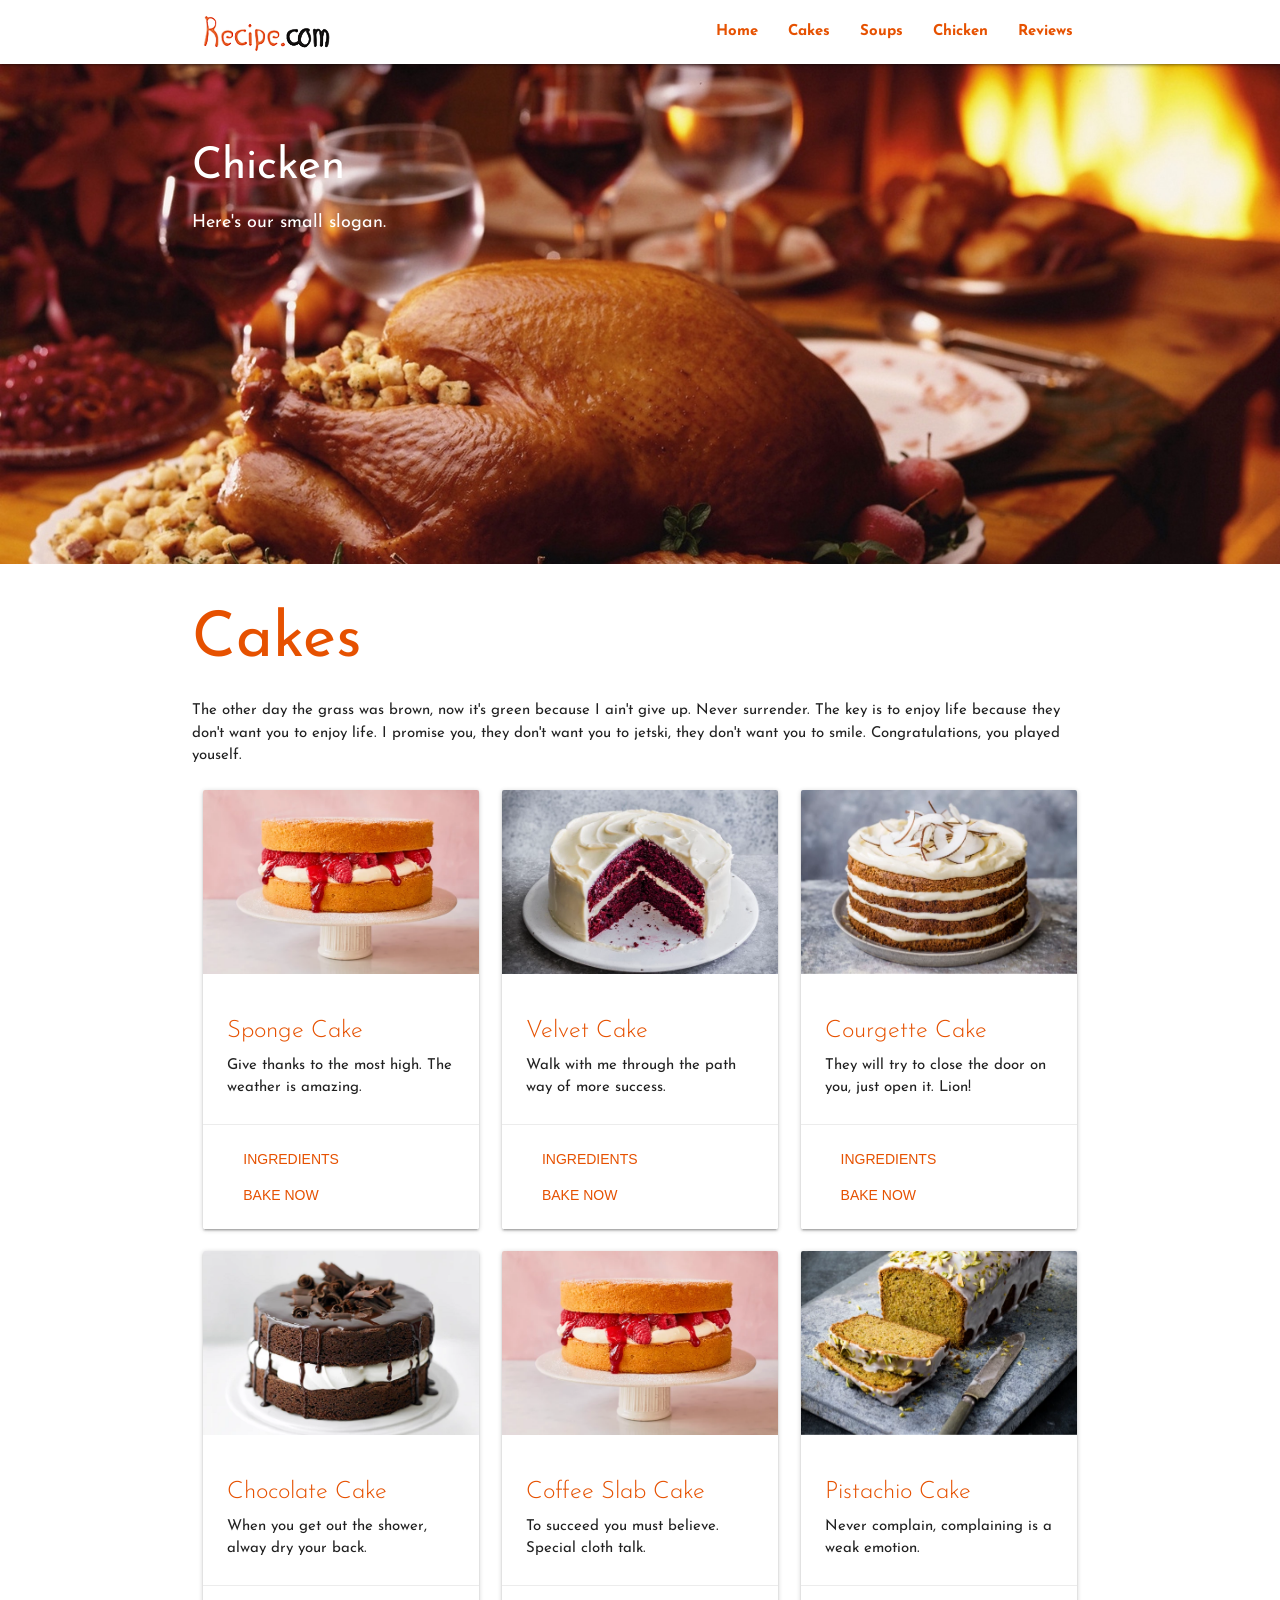
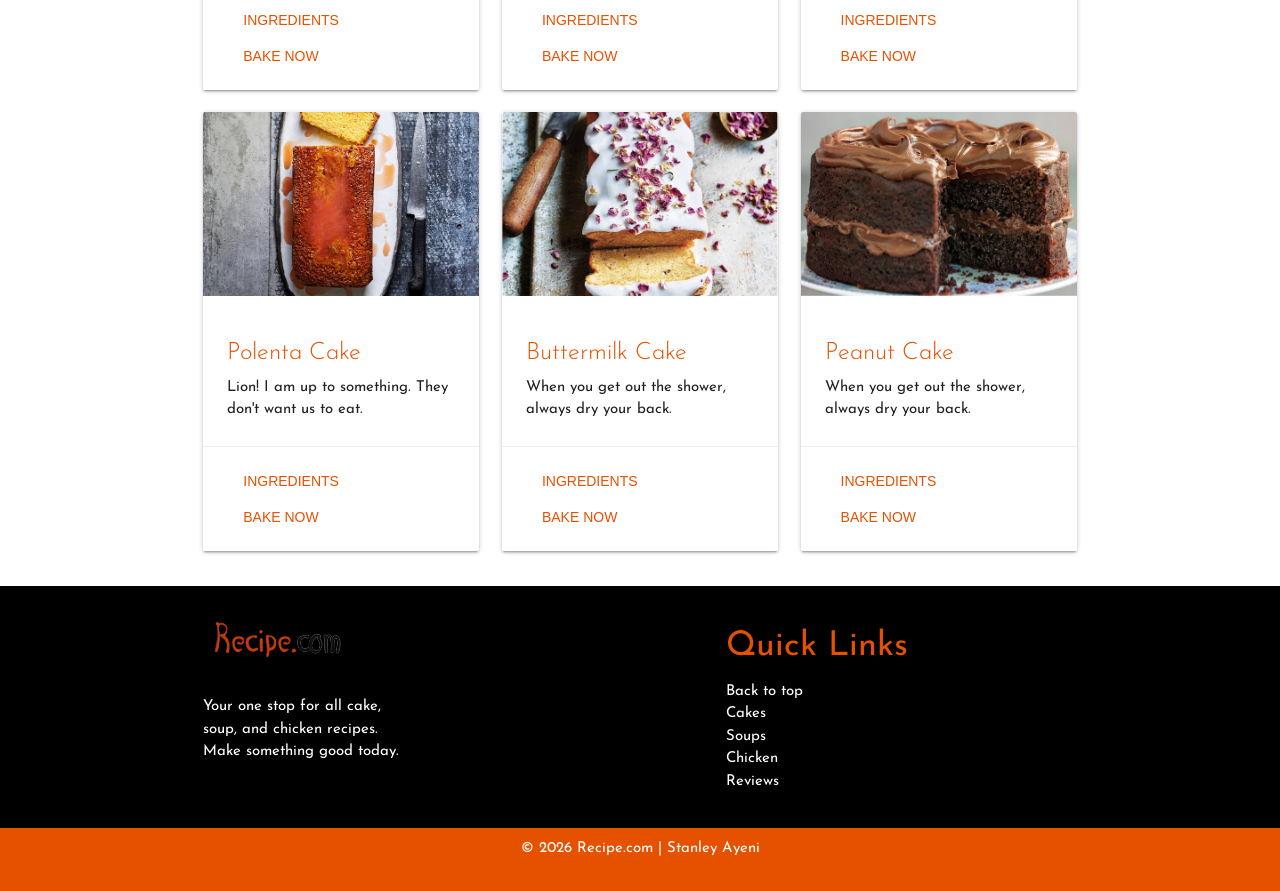
<file: all-recipes-chicken.html>
<!DOCTYPE html>
<html lang="en">
<head>
    <meta charset="UTF-8">
    <meta name="viewport" content="width=device-width, initial-scale=1.0">
    <meta name="description" content="A food recipe website. On this website you will find different recipes: chicken recipe, foods recipe, soups recipe, cakes recipe">
    <meta name="author" content="Stanley">
    <meta name="keywords" content="recipe food-recipe food-website all-recipes all-food-recipes stanley-all-food-recipes recipe-website my-recipe myrecipe food-recipe-website">

    <!-- Custom fonts -->
    <link rel="preconnect" href="https://fonts.googleapis.com">
    <link rel="preconnect" href="https://fonts.gstatic.com" crossorigin>
    <link href="https://fonts.googleapis.com/css2?family=Josefin+Sans:ital,wght@0,100..700;1,100..700&display=swap" rel="stylesheet">

    <!--CSS Framework -->
    <link rel="stylesheet" href="css/materialize.css">
    <!-- Vanilla CSS -->
    <link rel="stylesheet" href="css/styles.css">

    <!--Materialize Icons-->
    <link href="https://fonts.googleapis.com/icon?family=Material+Icons" rel="stylesheet">

    <!-- Favicons & shortcut -->
    <link rel="shortcut icon" href="images/icons_and_logos/rcon.png" type="image/x-icon">

    <title>All Food Recipes</title>
</head>
<body>
    <!-- Header -->
    <header>
        <!-- Nav bar -->
        <div class="navbar-fixed">
            <nav class="white">
                <div class="container">
                    <!-- Brand logo -->
                    <a href="#" class="brand-logo hide-on-med-and-down left">
                        <img src="images/icons_and_logos/logo-transparent.png" alt="Recipe.com Logo" class="responsive-img">
                    </a>
                    <ul class="right hide-on-med-and-down">
                        <li>
                            <a class="orange-text text-darken-4 bold" href="index.html">Home</a>
                        </li>
                        <li>
                            <a class="orange-text text-darken-4 bold" href="all-recipes-cakes.html">Cakes</a>
                        </li>
                        <li>
                            <a class="orange-text text-darken-4 bold" href="all-recipes-soups.html">Soups</a>
                        </li>
                        <li>
                            <a class="orange-text text-darken-4 bold" href="#">Chicken</a>
                        </li>
                        <li>
                            <a class="orange-text text-darken-4 bold" href="index.html#reviews">Reviews</a>
                        </li>
                    </ul>
                    

                    <!-- Tablet brand logo -->
                    <a href="#" class="hide-on-small-and-down hide-on-large-only right">
                        <img src="images/icons_and_logos/logo.png" alt="Recipe.com Logo" class="responsive-img">
                    </a>
                    <!-- Mobile brand logo -->
                    <a href="#" class="brand-logo hide-on-med-and-up">
                        <img src="images/icons_and_logos/logo.png" alt="Recipe.com Logo" class="responsive-img">
                    </a>
                    <!-- Mobile sidenav -->
                    <a href="#mobile-sidenav" class="sidenav-trigger">
                        <i class="material-icons black-text">menu</i>
                    </a>
                    
                </div>
            </nav>
        </div>

        <!-- Mobile sidenav -->
        <ul class="sidenav" id="mobile-sidenav">
            <li>
                <a class="orange-text text-darken-4 bold" href="index.html">Home</a>
            </li>
            <li>
                <a class="orange-text text-darken-4 bold" href="all-recipes-cakes.html">Cakes</a>
            </li>
            <li>
                <a class="orange-text text-darken-4 bold" href="all-recipes-soups.html">Soups</a>
            </li>
            <li>
                <a class="orange-text text-darken-4 bold" href="#">Chicken</a>
            </li>
            <li>
                <a class="orange-text text-darken-4 bold" href="index.html#reviews">Reviews</a>
            </li>
        </ul>
        
        <!-- Parallax containing picture of a chicken (med screen and above)-->
        <div class="parallax-container hide-on-small-and-down">
            <div class="parallax">
                <img src="images/chicken.jpg" alt="A Cake." class="responsive-img">
            </div>

            <!-- Sliding Text Container -->
            <div class="text-overlay">
                <div class="slide-in-text white-text">
                    <h3>Chicken</h3>
                    <p class="">Here's our small slogan.</p>
                </div>
            </div>
        </div>
        <!-- Image to replace parallax on small screens -->
        <div class="hide-on-med-and-up">
            <img src="images/chicken.jpg" alt="A Cake." class="responsive-img">
        </div>
        <!-- Sliding Text Container for small screen-->
        <div class="text-overlay hide-on-med-and-up">
            <div class="slide-in-text white-text">
                <h3>Chicken</h3>
                <p class="">Here's our small slogan.</p>
            </div>
        </div>
    </header>

    <main class="container" id="cakes">
        <h1 class="orange-text text-darken-4 hide-on-small-and-down">Cakes</h1>
        <h4 class="orange-text text-darken-4 hide-on-med-and-up">Cakes</h4>
        <p>The other day the grass was brown, now it's green because I ain't give up. Never surrender. The key is to enjoy life because they don't want you to enjoy life. I promise you, they don't want you to jetski, they don't want you to smile. Congratulations, you played youself.</p>

        <div class="row">
            <div class="col s12 m6 l4">
                <div class="card hoverable">
                    <div class="card-image">
                        <img src="images/sponge_cake.webp" alt="" class="responsive-img materialboxed">
                    </div>
                    <div class="card-content">
                        <h5 class="card-title orange-text text-darken-4">Sponge Cake</h5>
                        <p>Give thanks to the most high. The weather is amazing.</p>
                    </div>
                    <div class="card-action">
                        <button class="btn-flat white orange-text orange-text text-darken-4">Ingredients</button>
                        <button class="btn-flat white orange-text text-darken-4">Bake Now</button>
                    </div>
                </div>
            </div>
            <div class="col s12 m6 l4">
                <div class="card hoverable">
                    <div class="card-image">
                        <img src="images/velvet_cake.webp" alt="" class="responsive-img materialboxed">
                    </div>
                    <div class="card-content">
                        <h5 class="card-title orange-text text-darken-4">Velvet Cake</h5>
                        <p>Walk with me through the path way of more success.</p>
                    </div>
                    <div class="card-action">
                        <button class="btn-flat white orange-text orange-text text-darken-4">Ingredients</button>
                        <button class="btn-flat white orange-text text-darken-4">Bake Now</button>
                    </div>
                </div>
            </div>
            <div class="col s12 m6 l4">
                <div class="card hoverable">
                    <div class="card-image">
                        <img src="images/courgette_cake.webp" alt="" class="responsive-img materialboxed">
                    </div>
                    <div class="card-content">
                        <h5 class="card-title orange-text text-darken-4">Courgette Cake</h5>
                        <p>They will try to close the door on you, just open it. Lion!</p>
                    </div>
                    <div class="card-action">
                        <button class="btn-flat white orange-text orange-text text-darken-4">Ingredients</button>
                        <button class="btn-flat white orange-text text-darken-4">Bake Now</button>
                    </div>
                </div>
            </div>
            <div class="col s12 m6 l4">
                <div class="card hoverable">
                    <div class="card-image">
                        <img src="images/chocolate_2.png" alt="" class="responsive-img materialboxed">
                    </div>
                    <div class="card-content">
                        <h5 class="card-title orange-text text-darken-4">Chocolate Cake</h5>
                        <p>When you get out the shower, alway dry your back.</p>
                    </div>
                    <div class="card-action">
                        <button class="btn-flat white orange-text orange-text text-darken-4">Ingredients</button>
                        <button class="btn-flat white orange-text text-darken-4">Bake Now</button>
                    </div>
                </div>
            </div>
            <div class="col s12 m6 l4">
                <div class="card hoverable">
                    <div class="card-image">
                        <img src="images/sponge_cake.webp" alt="" class="responsive-img materialboxed">
                    </div>
                    <div class="card-content">
                        <h5 class="card-title orange-text text-darken-4">Coffee Slab Cake</h5>
                        <p>To succeed you must believe. Special cloth talk.</p>
                    </div>
                    <div class="card-action">
                        <button class="btn-flat white orange-text orange-text text-darken-4">Ingredients</button>
                        <button class="btn-flat white orange-text text-darken-4">Bake Now</button>
                    </div>
                </div>
            </div>
            <div class="col s12 m6 l4">
                <div class="card hoverable">
                    <div class="card-image">
                        <img src="images/pistachio_cake.webp" alt="" class="responsive-img materialboxed">
                    </div>
                    <div class="card-content">
                        <h5 class="card-title orange-text text-darken-4">Pistachio Cake</h5>
                        <p>Never complain, complaining is a weak emotion.</p>
                    </div>
                    <div class="card-action">
                        <button class="btn-flat white orange-text orange-text text-darken-4">Ingredients</button>
                        <button class="btn-flat white orange-text text-darken-4">Bake Now</button>
                    </div>
                </div>
            </div>
            <div class="col s12 m6 l4">
                <div class="card hoverable">
                    <div class="card-image">
                        <img src="images/polenta_cake.webp" alt="" class="responsive-img materialboxed">
                    </div>
                    <div class="card-content">
                        <h5 class="card-title orange-text text-darken-4">Polenta Cake</h5>
                        <p>Lion! I am up to something. They don't want us to eat.</p>
                    </div>
                    <div class="card-action">
                        <button class="btn-flat white orange-text orange-text text-darken-4">Ingredients</button>
                        <button class="btn-flat white orange-text text-darken-4">Bake Now</button>
                    </div>
                </div>
            </div>
            <div class="col s12 m6 l4">
                <div class="card hoverable">
                    <div class="card-image">
                        <img src="images/buttermilk_cake.webp" alt="" class="responsive-img materialboxed">
                    </div>
                    <div class="card-content">
                        <h5 class="card-title orange-text text-darken-4">Buttermilk Cake</h5>
                        <p>When you get out the shower, always dry your back.</p>
                    </div>
                    <div class="card-action">
                        <button class="btn-flat white orange-text orange-text text-darken-4">Ingredients</button>
                        <button class="btn-flat white orange-text text-darken-4">Bake Now</button>
                    </div>
                </div>
            </div>
            <div class="col s12 m6 l4">
                <div class="card hoverable">
                    <div class="card-image">
                        <img src="images/chocolate_1.webp" alt="" class="responsive-img materialboxed materialboxed">
                    </div>
                    <div class="card-content">
                        <h5 class="card-title orange-text text-darken-4">Peanut Cake</h5>
                        <p>When you get out the shower, always dry your back.</p>
                    </div>
                    <div class="card-action">
                        <button class="btn-flat white orange-text orange-text text-darken-4">Ingredients</button>
                        <button class="btn-flat white orange-text text-darken-4">Bake Now</button>
                    </div>
                </div>
            </div>
        </div>
    </main>

    <!-- Footer -->
    <footer class="page-footer black">
        <div class="container">
            <div class="row">
                <div class="col s12 m5 l3">
                    <!-- logo -->
                    <a href="#">
                        <img src="images/icons_and_logos/logo-transparent.png" alt="recipe.com" class="responsive-img">
                    </a>

                    <p>Your one stop for all cake, soup, and chicken recipes. Make something good today.</p>
                </div>
                <div class="col s12 m2 l4">
                    <!-- Blank space: I used it to create an empty space in between -->
                </div>
                <div class="col s12 m5 l4">
                    <h4 class="orange-text text-darken-4">Quick Links</h4>
                    <ul>
                        <li><a href="#" class="white-text">Back to top</a></li>
                        <li><a href="all-recipes-cakes.html" class="white-text">Cakes</a></li>
                        <li><a href="all-recipes-soups.html" class="white-text">Soups</a></li>
                        <li><a href="#" class="white-text">Chicken</a></li>
                        <li><a href="index.html#reviews" class="white-text">Reviews</a></li>
                    </ul>
                </div>
            </div>
        </div>
        <div class="footer-copyright orange darken-4">
            <div class="row">
                <div class="col s12">
                    <div class="white-text">&copy; 2026 Recipe.com | <a href="https://github.com/Dyxcy-01" class="white-text">Stanley Ayeni</a></div>
                </div>
            </div>
        </div>
    </footer>
</body>

<!-- CSS framework support scripts -->
<script src="js/jquery.js"></script>
<script src="js/materialize.js"></script>

<!-- Main script -->
<script>
    $(document).ready(()=>{
        $('.slider').slider();

        $('.parallax').parallax();

        $('.sidenav').sidenav();

        $('.materialboxed').materialbox();
    });
</script>
</html>
</file>
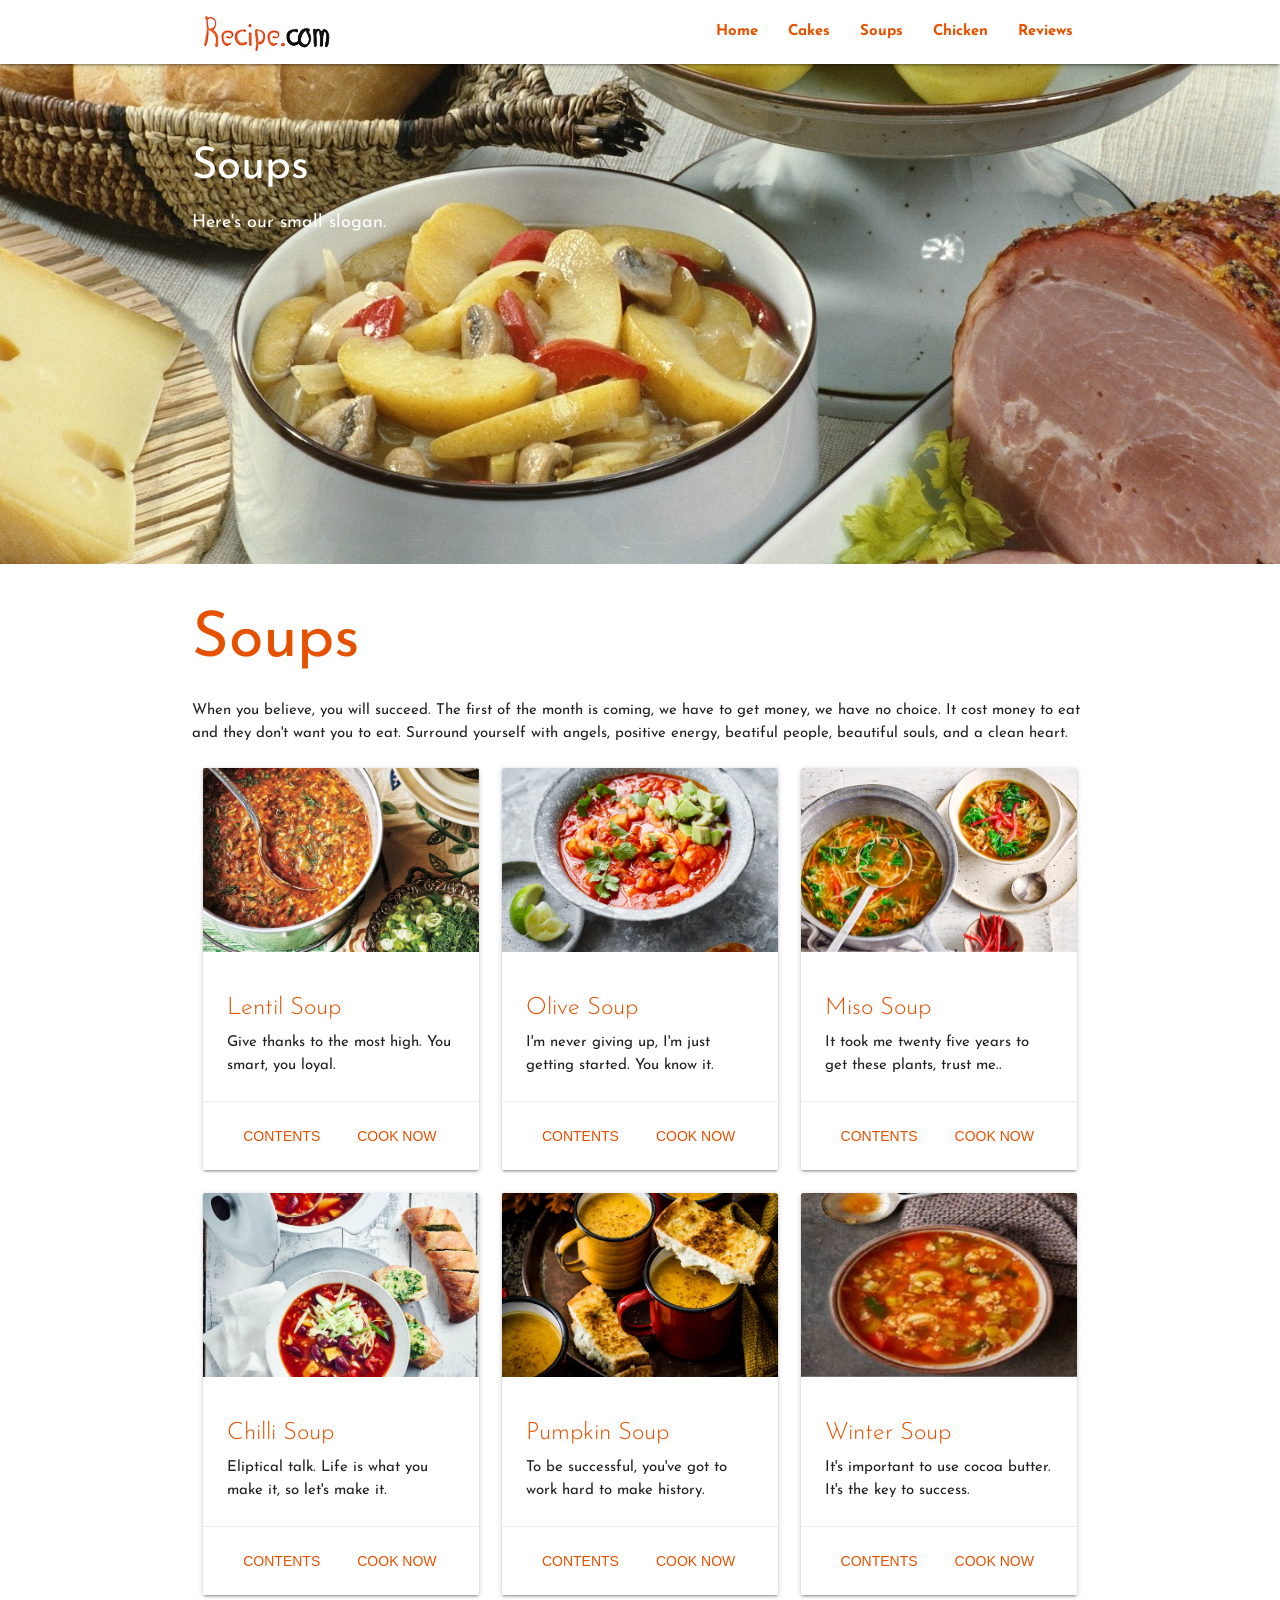
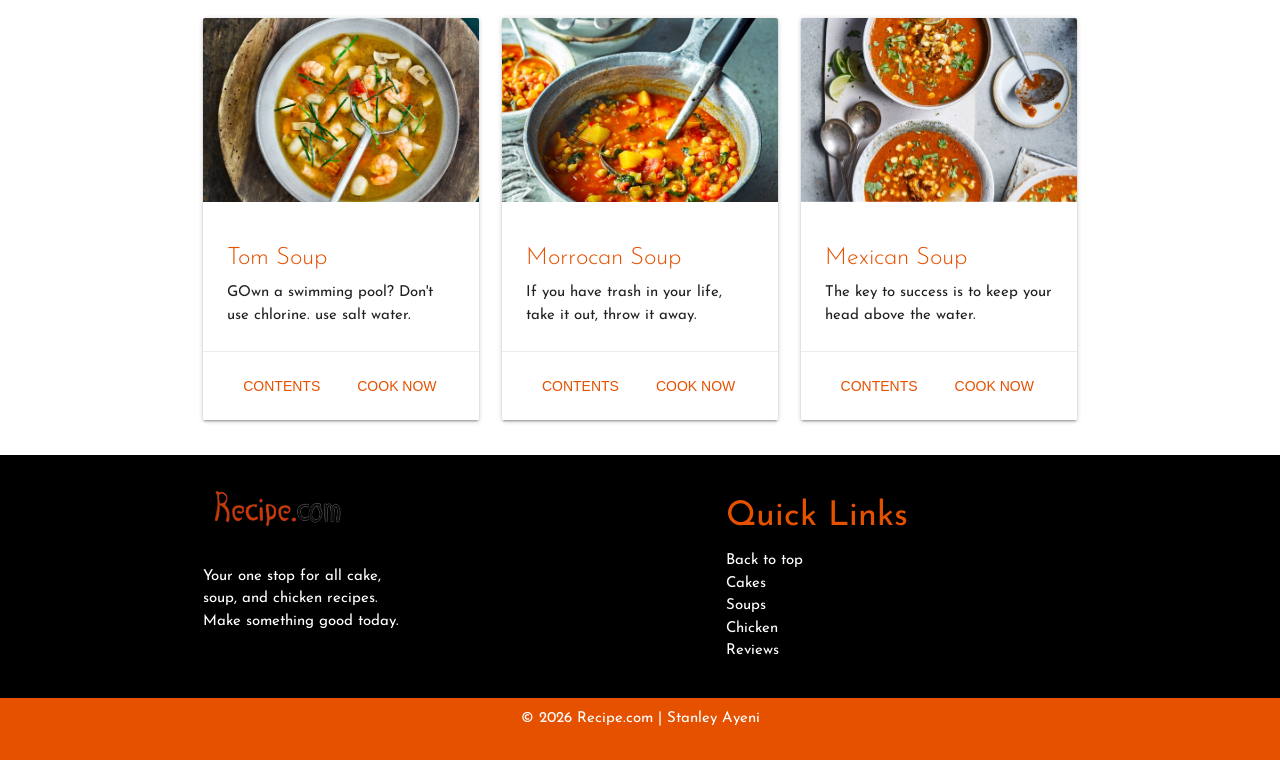
<file: all-recipes-soups.html>
<!DOCTYPE html>
<html lang="en">
<head>
    <meta charset="UTF-8">
    <meta name="viewport" content="width=device-width, initial-scale=1.0">
    <meta name="description" content="A food recipe website. On this website you will find different recipes: chicken recipe, foods recipe, soups recipe, cakes recipe">
    <meta name="author" content="Stanley">
    <meta name="keywords" content="recipe food-recipe food-website all-recipes all-food-recipes stanley-all-food-recipes recipe-website my-recipe myrecipe food-recipe-website">

    <!-- Custom fonts -->
    <link rel="preconnect" href="https://fonts.googleapis.com">
    <link rel="preconnect" href="https://fonts.gstatic.com" crossorigin>
    <link href="https://fonts.googleapis.com/css2?family=Josefin+Sans:ital,wght@0,100..700;1,100..700&display=swap" rel="stylesheet">

    <!--CSS Framework -->
    <link rel="stylesheet" href="css/materialize.css">
    <!-- Vanilla CSS -->
    <link rel="stylesheet" href="css/styles.css">

    <!--Materialize Icons-->
    <link href="https://fonts.googleapis.com/icon?family=Material+Icons" rel="stylesheet">

    <!-- Favicons & shortcut -->
    <link rel="shortcut icon" href="images/icons_and_logos/rcon.png" type="image/x-icon">

    <title>All Food Recipes</title>
</head>
<body>
    <!-- Header -->
    <header>
        <!-- Nav bar -->
        <div class="navbar-fixed">
            <nav class="white">
                <div class="container">
                    <!-- Brand logo -->
                    <a href="#" class="brand-logo hide-on-med-and-down left">
                        <img src="images/icons_and_logos/logo-transparent.png" alt="Recipe.com Logo" class="responsive-img">
                    </a>
                    <ul class="right hide-on-med-and-down">
                        <li>
                            <a class="orange-text text-darken-4 bold" href="index.html">Home</a>
                        </li>
                        <li>
                            <a class="orange-text text-darken-4 bold" href="all-recipes-cakes.html">Cakes</a>
                        </li>
                        <li>
                            <a class="orange-text text-darken-4 bold" href="#">Soups</a>
                        </li>
                        <li>
                            <a class="orange-text text-darken-4 bold" href="all-recipes-chicken.html">Chicken</a>
                        </li>
                        <li>
                            <a class="orange-text text-darken-4 bold" href="index.html#reviews">Reviews</a>
                        </li>
                    </ul>
                    

                    <!-- Tablet brand logo -->
                    <a href="#" class="hide-on-small-and-down hide-on-large-only right">
                        <img src="images/icons_and_logos/logo.png" alt="Recipe.com Logo" class="responsive-img">
                    </a>
                    <!-- Mobile brand logo -->
                    <a href="#" class="brand-logo hide-on-med-and-up">
                        <img src="images/icons_and_logos/logo.png" alt="Recipe.com Logo" class="responsive-img">
                    </a>
                    <!-- Mobile sidenav -->
                    <a href="#mobile-sidenav" class="sidenav-trigger">
                        <i class="material-icons black-text">menu</i>
                    </a>
                    
                </div>
            </nav>
        </div>

        <!-- Mobile sidenav -->
        <ul class="sidenav" id="mobile-sidenav">
            <li>
                <a class="orange-text text-darken-4 bold" href="index.html">Home</a>
            </li>
            <li>
                <a class="orange-text text-darken-4 bold" href="all-recipes-cakes.html">Cakes</a>
            </li>
            <li>
                <a class="orange-text text-darken-4 bold" href="#">Soups</a>
            </li>
            <li>
                <a class="orange-text text-darken-4 bold" href="all-recipes-chicken.html">Chicken</a>
            </li>
            <li>
                <a class="orange-text text-darken-4 bold" href="index.html#reviews">Reviews</a>
            </li>
        </ul>
        
        <!-- Parallax containing picture of a soup (med screen and above) -->
        <div class="parallax-container hide-on-small-and-down">
            <div class="parallax">
                <img src="images/soup.jpg" alt="A Soup." class="responsive-img">
            </div>

            <!-- Sliding Text Container -->
            <div class="text-overlay">
                <div class="slide-in-text white-text">
                    <h3>Soups</h3>
                    <p class="">Here's our small slogan.</p>
                </div>
            </div>
        </div>
        <!-- Image to replace parallax on small screens -->
        <div class="hide-on-med-and-up">
            <img src="images/soup.jpg" alt="A Soup." class="responsive-img">
        </div>
        <!-- Sliding Text Container for small screens-->
        <div class="text-overlay hide-on-med-and-up">
            <div class="slide-in-text white-text">
                <h3>Soups</h3>
                <p class="">Here's our small slogan.</p>
            </div>
        </div>
    </header>

        
        <!-- Soups -->
        <main class="container" id="soups">
            <h1 class="orange-text text-darken-4 hide-on-small-and-down">Soups</h1>
            <h4 class="orange-text text-darken-4 hide-on-med-and-up">Soups</h4>
            <p>When you believe, you will succeed. The first of the month is coming, we have to get money, we have no choice. It cost money to eat and they don't want you to eat. Surround yourself with angels, positive energy, beatiful people, beautiful souls, and a clean heart.</p>

            <div class="row">
                <div class="col s12 m6 l4">
                    <div class="card hoverable">
                        <div class="card-image">
                            <img src="images/lentil_soup.webp" alt="" class="responsive-img materialboxed">
                        </div>
                        <div class="card-content">
                            <h5 class="card-title orange-text text-darken-4">Lentil Soup</h5>
                            <p>Give thanks to the most high. You smart, you loyal.</p>
                        </div>
                        <div class="card-action">
                            <button class="btn-flat white orange-text orange-text text-darken-4">Contents</button>
                            <button class="btn-flat white orange-text text-darken-4">Cook Now</button>
                        </div>
                    </div>
                </div>
                <div class="col s12 m6 l4">
                    <div class="card hoverable">
                        <div class="card-image">
                            <img src="images/olive_soup.webp" alt="" class="responsive-img materialboxed">
                        </div>
                        <div class="card-content">
                            <h5 class="card-title orange-text text-darken-4">Olive Soup</h5>
                            <p>I'm never giving up, I'm just getting started. You know it.</p>
                        </div>
                        <div class="card-action">
                            <button class="btn-flat white orange-text orange-text text-darken-4">Contents</button>
                            <button class="btn-flat white orange-text text-darken-4">Cook Now</button>
                        </div>
                    </div>
                </div>
                <div class="col s12 m6 l4">
                    <div class="card hoverable">
                        <div class="card-image">
                            <img src="images/miso_soup.webp" class="responsive-img materialboxed materialboxed materialboxed">
                        </div>
                        <div class="card-content">
                            <h5 class="card-title orange-text text-darken-4">Miso Soup</h5>
                            <p>It took me twenty five years to get these plants, trust me..</p>
                        </div>
                        <div class="card-action">
                            <button class="btn-flat white orange-text orange-text text-darken-4">Contents</button>
                            <button class="btn-flat white orange-text text-darken-4">Cook Now</button>
                        </div>
                    </div>
                </div>
                <div class="col s12 m6 l4">
                    <div class="card hoverable">
                        <div class="card-image">
                            <img src="images/chilli_soup.webp" alt="" class="responsive-img materialboxed">
                        </div>
                        <div class="card-content">
                            <h5 class="card-title orange-text text-darken-4">Chilli Soup</h5>
                            <p>Eliptical talk. Life is what you make it, so let's make it.</p>
                        </div>
                        <div class="card-action">
                            <button class="btn-flat white orange-text orange-text text-darken-4">Contents</button>
                            <button class="btn-flat white orange-text text-darken-4">Cook Now</button>
                        </div>
                    </div>
                </div>
                <div class="col s12 m6 l4">
                    <div class="card hoverable">
                        <div class="card-image">
                            <img src="images/pumpkin_soup.webp" alt="" class="responsive-img materialboxed materialboxed">
                        </div>
                        <div class="card-content">
                            <h5 class="card-title orange-text text-darken-4">Pumpkin Soup</h5>
                            <p>To be successful, you've got to work hard to make history.</p>
                        </div>
                        <div class="card-action">
                            <button class="btn-flat white orange-text orange-text text-darken-4">Contents</button>
                            <button class="btn-flat white orange-text text-darken-4">Cook Now</button>
                        </div>
                    </div>
                </div>
                <div class="col s12 m6 l4">
                    <div class="card hoverable">
                        <div class="card-image">
                            <img src="images/winter_soup.jpg" alt="" class="responsive-img materialboxed materialboxed">
                        </div>
                        <div class="card-content">
                            <h5 class="card-title orange-text text-darken-4">Winter Soup</h5>
                            <p>It's important to use cocoa butter. It's the key to success.</p>
                        </div>
                        <div class="card-action">
                            <button class="btn-flat white orange-text orange-text text-darken-4">Contents</button>
                            <button class="btn-flat white orange-text text-darken-4">Cook Now</button>
                        </div>
                    </div>
                </div>
                <div class="col s12 m6 l4">
                    <div class="card hoverable">
                        <div class="card-image">
                            <img src="images/tom_soup.webp" alt="" class="responsive-img materialboxed materialboxed">
                        </div>
                        <div class="card-content">
                            <h5 class="card-title orange-text text-darken-4"> Tom Soup</h5>
                            <p>GOwn a swimming pool? Don't use chlorine. use salt water.</p>
                        </div>
                        <div class="card-action">
                            <button class="btn-flat white orange-text orange-text text-darken-4">Contents</button>
                            <button class="btn-flat white orange-text text-darken-4">Cook Now</button>
                        </div>
                    </div>
                </div>
                <div class="col s12 m6 l4">
                    <div class="card hoverable">
                        <div class="card-image">
                            <img src="images/morroco_soup.webp" alt="" class="responsive-img materialboxed materialboxed">
                        </div>
                        <div class="card-content">
                            <h5 class="card-title orange-text text-darken-4">Morrocan Soup</h5>
                            <p>If you have trash in your life, take it out, throw it away.</p>
                        </div>
                        <div class="card-action">
                            <button class="btn-flat white orange-text orange-text text-darken-4">Contents</button>
                            <button class="btn-flat white orange-text text-darken-4">Cook Now</button>
                        </div>
                    </div>
                </div>
                <div class="col s12 m6 l4">
                    <div class="card hoverable">
                        <div class="card-image">
                            <img src="images/mexican_soup.webp" alt="" class="responsive-img materialboxed materialboxed">
                        </div>
                        <div class="card-content">
                            <h5 class="card-title orange-text text-darken-4">Mexican Soup</h5>
                            <p>The key to success is to keep your head above the water.</p>
                        </div>
                        <div class="card-action">
                            <button class="btn-flat white orange-text orange-text text-darken-4">Contents</button>
                            <button class="btn-flat white orange-text text-darken-4">Cook Now</button>
                        </div>
                    </div>
                </div>
            </div>
        </main>

    <!-- Footer -->
    <footer class="page-footer black">
        <div class="container">
            <div class="row">
                <div class="col s12 m5 l3">
                    <!-- logo -->
                    <a href="#">
                        <img src="images/icons_and_logos/logo-transparent.png" alt="recipe.com" class="responsive-img">
                    </a>

                    <p>Your one stop for all cake, soup, and chicken recipes. Make something good today.</p>
                </div>
                <div class="col s12 m2 l4">
                    <!-- Blank space: I used it to create an empty space in between -->
                </div>
                <div class="col s12 m5 l4">
                    <h4 class="orange-text text-darken-4">Quick Links</h4>
                    <ul>
                        <li><a href="#" class="white-text">Back to top</a></li>
                        <li><a href="all-recipes-cakes.html" class="white-text">Cakes</a></li>
                        <li><a href="#" class="white-text">Soups</a></li>
                        <li><a href="all-recipes-chicken.html" class="white-text">Chicken</a></li>
                        <li><a href="index.html#reviews" class="white-text">Reviews</a></li>
                    </ul>
                </div>
            </div>
        </div>
        <div class="footer-copyright orange darken-4">
            <div class="row">
                <div class="col s12">
                    <div class="white-text">&copy; 2026 Recipe.com | <a href="https://github.com/Dyxcy-01" class="white-text">Stanley Ayeni</a></div>
                </div>
            </div>
        </div>
    </footer>
</body>

<!-- CSS framework support scripts -->
<script src="js/jquery.js"></script>
<script src="js/materialize.js"></script>

<!-- Main script -->
<script>
    $(document).ready(()=>{
        $('.slider').slider();

        $('.parallax').parallax();

        $('.sidenav').sidenav();

        $('.materialboxed').materialbox();
    });
</script>
</html>
</file>
<file: css/styles.css>
/* General */
*{
    font-family: "Josefin Sans", sans-serif;
    font-optical-sizing: auto;
    font-style: normal;
}

.home-paragraph{
    font-size: 25px;
    text-align: justify;
}

.see-all-recipes-margin-top{
    margin: 30px;
}


/* Utilities */
.nowrap{
    text-wrap: nowrap;
}
.bold{
    font-weight: bold;
}

.center{
    place-self: center;
}

.italic{
    font-style: italic;
    font-size: 19px;
    opacity: 0.7;
}

.parallax-container {   
    position: relative;
    height: 500px; /* Adjust to your needs */
    overflow: hidden;
}

.text-overlay {
    position: absolute;
    top: 10%;
    left: 15%;
    width: 100%;
    height: 100%;
    /* display: flex; */
    /* justify-content: center; Center horizontally */
    /* align-items: center;    Center vertically */
    z-index: 2;             /* Keep above parallax image */
}

.slide-in-text {
    opacity: 0;
    transform: translateX(-100px); /* Start 100px to the left */
    animation: slideIn 0.7s ease-in-out forwards;
}
.slide-in-text p{
    font-size: 18px;
}

@keyframes slideIn {
    to {
        opacity: 1;
        transform: translateX(0); /* Return to original position */
    }
}
</file>
